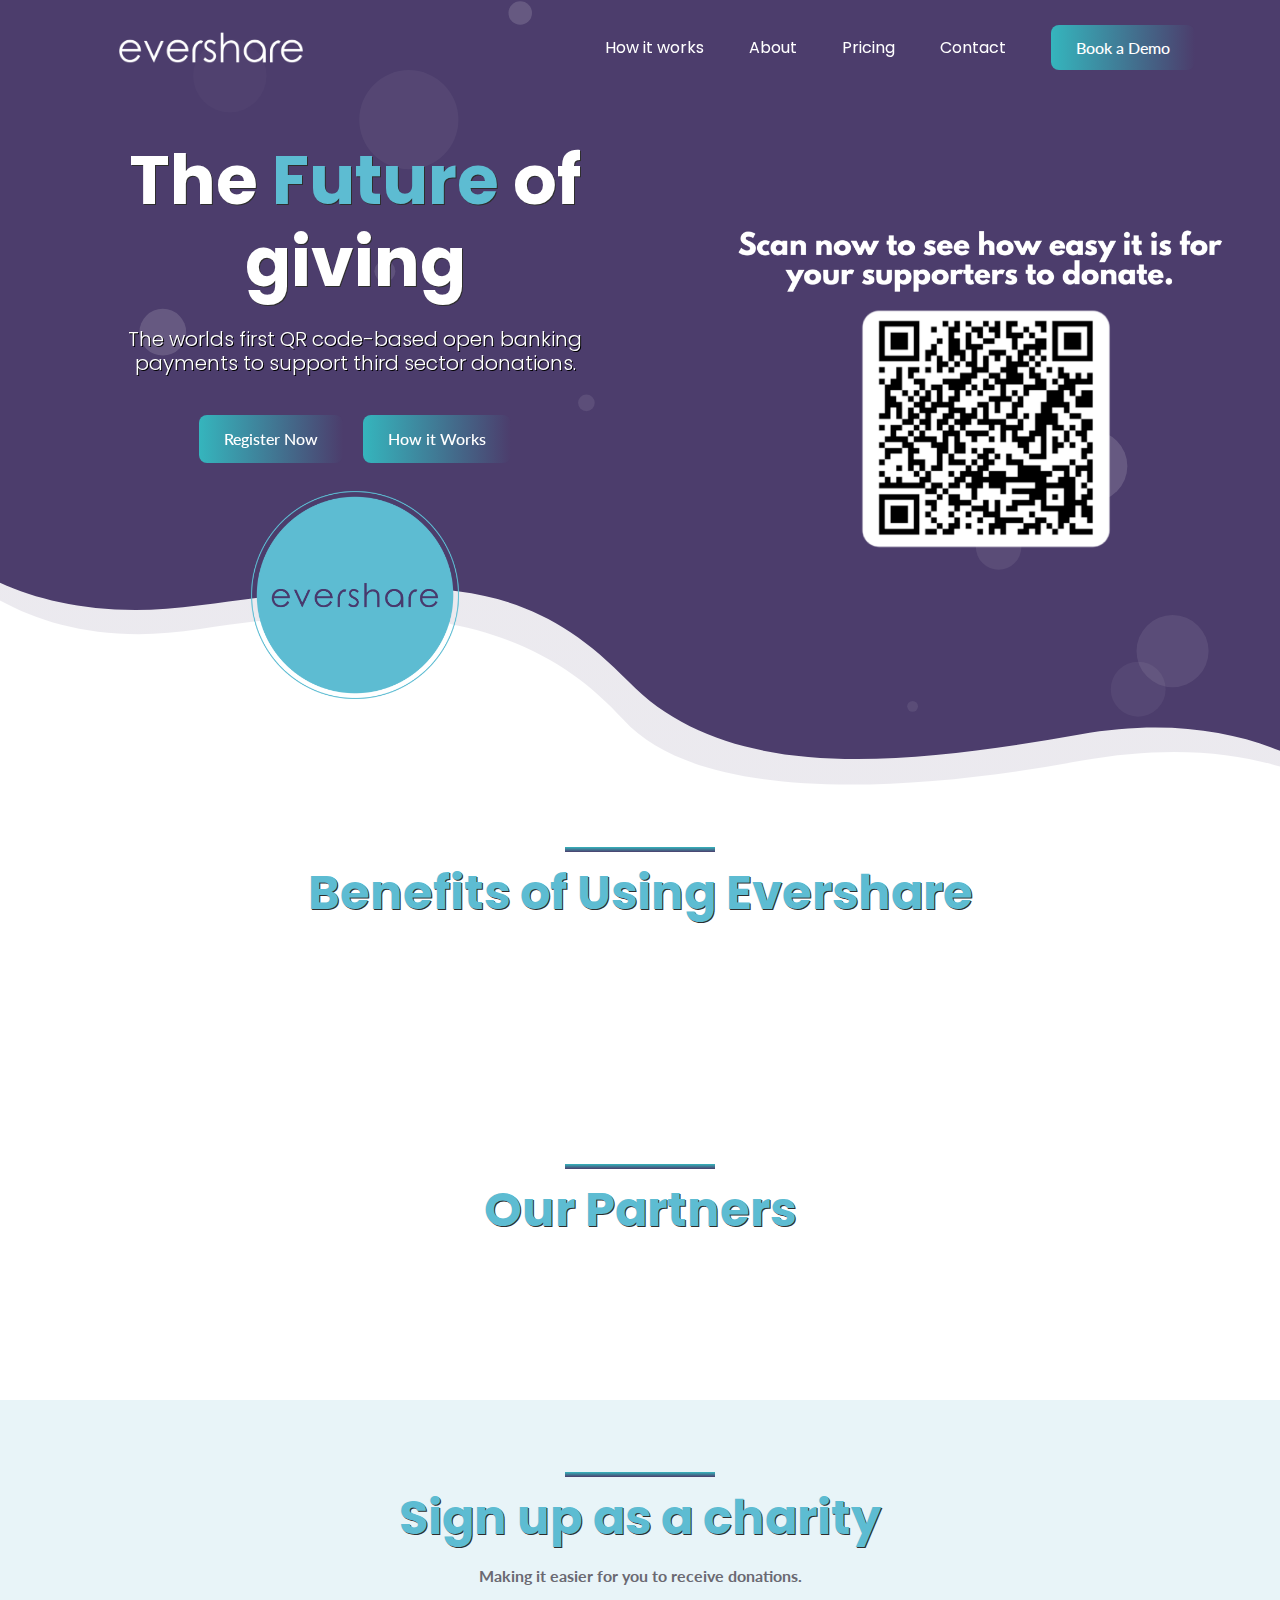
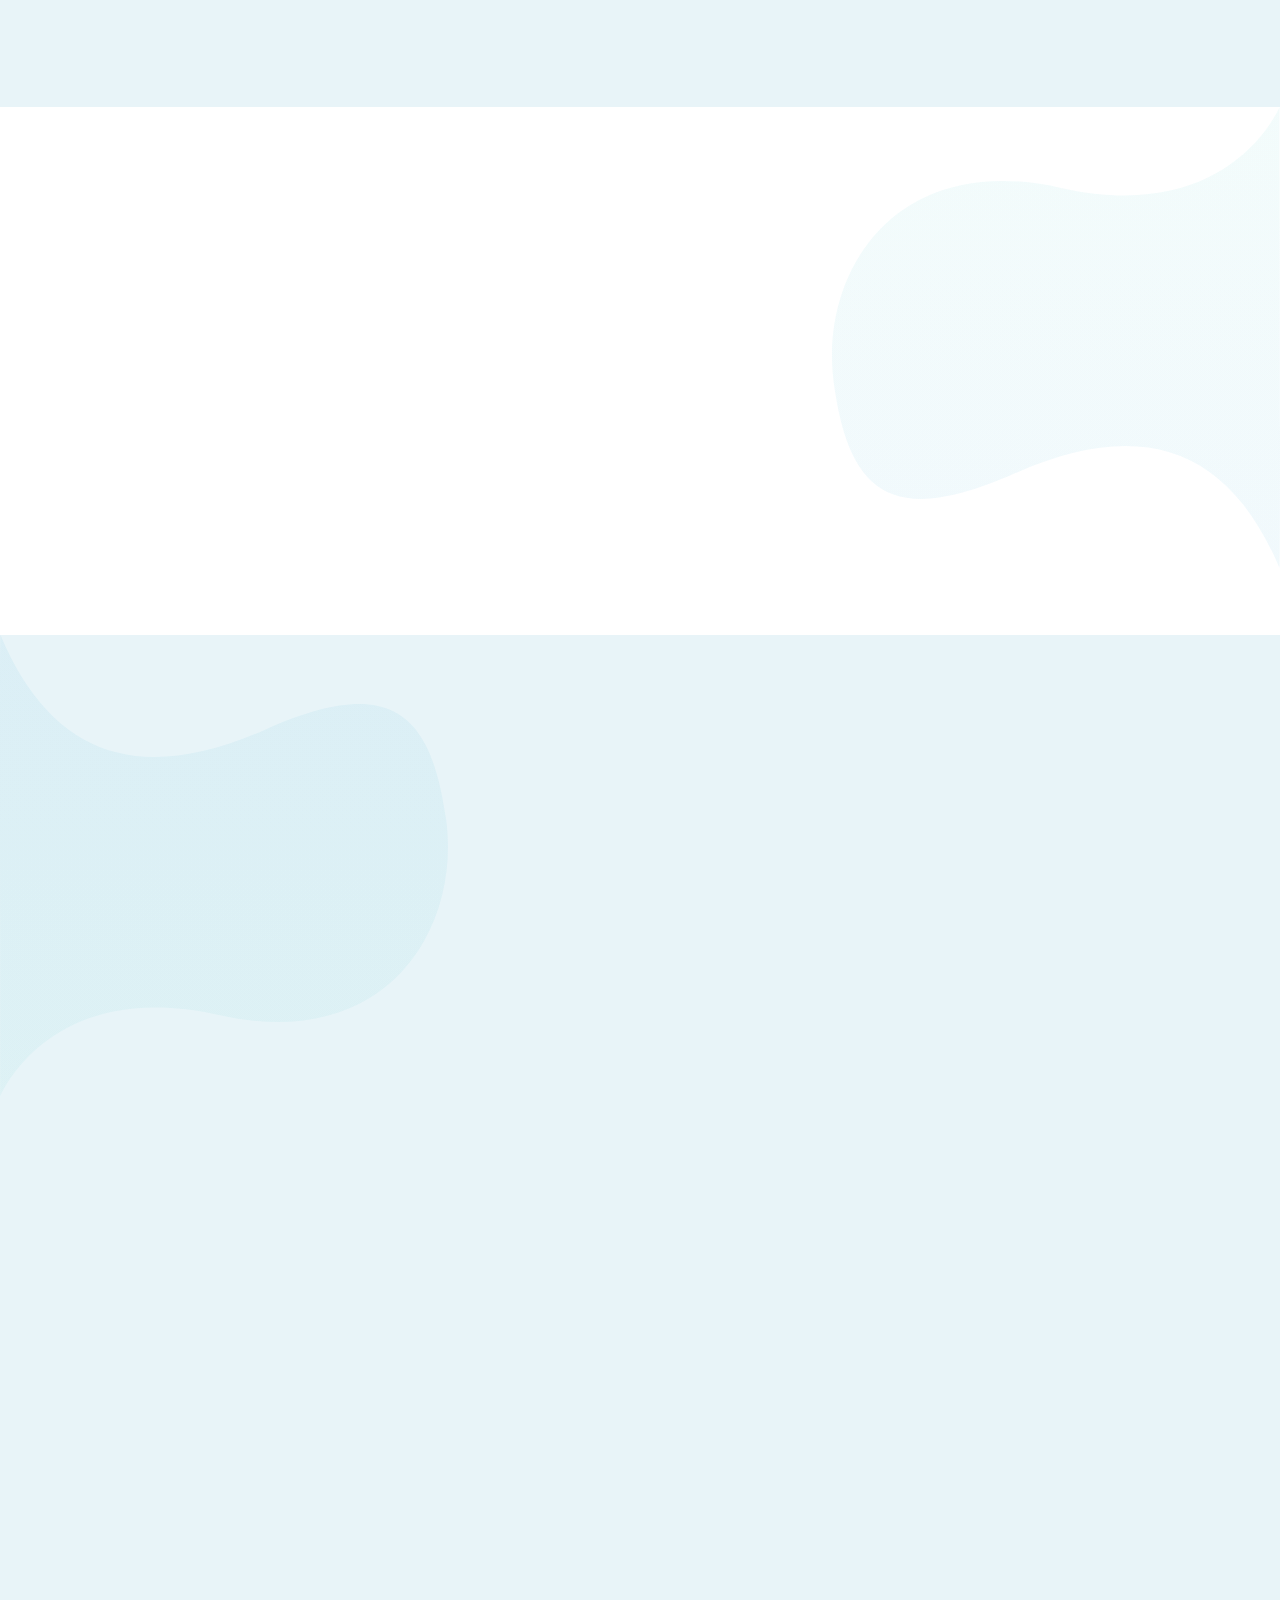
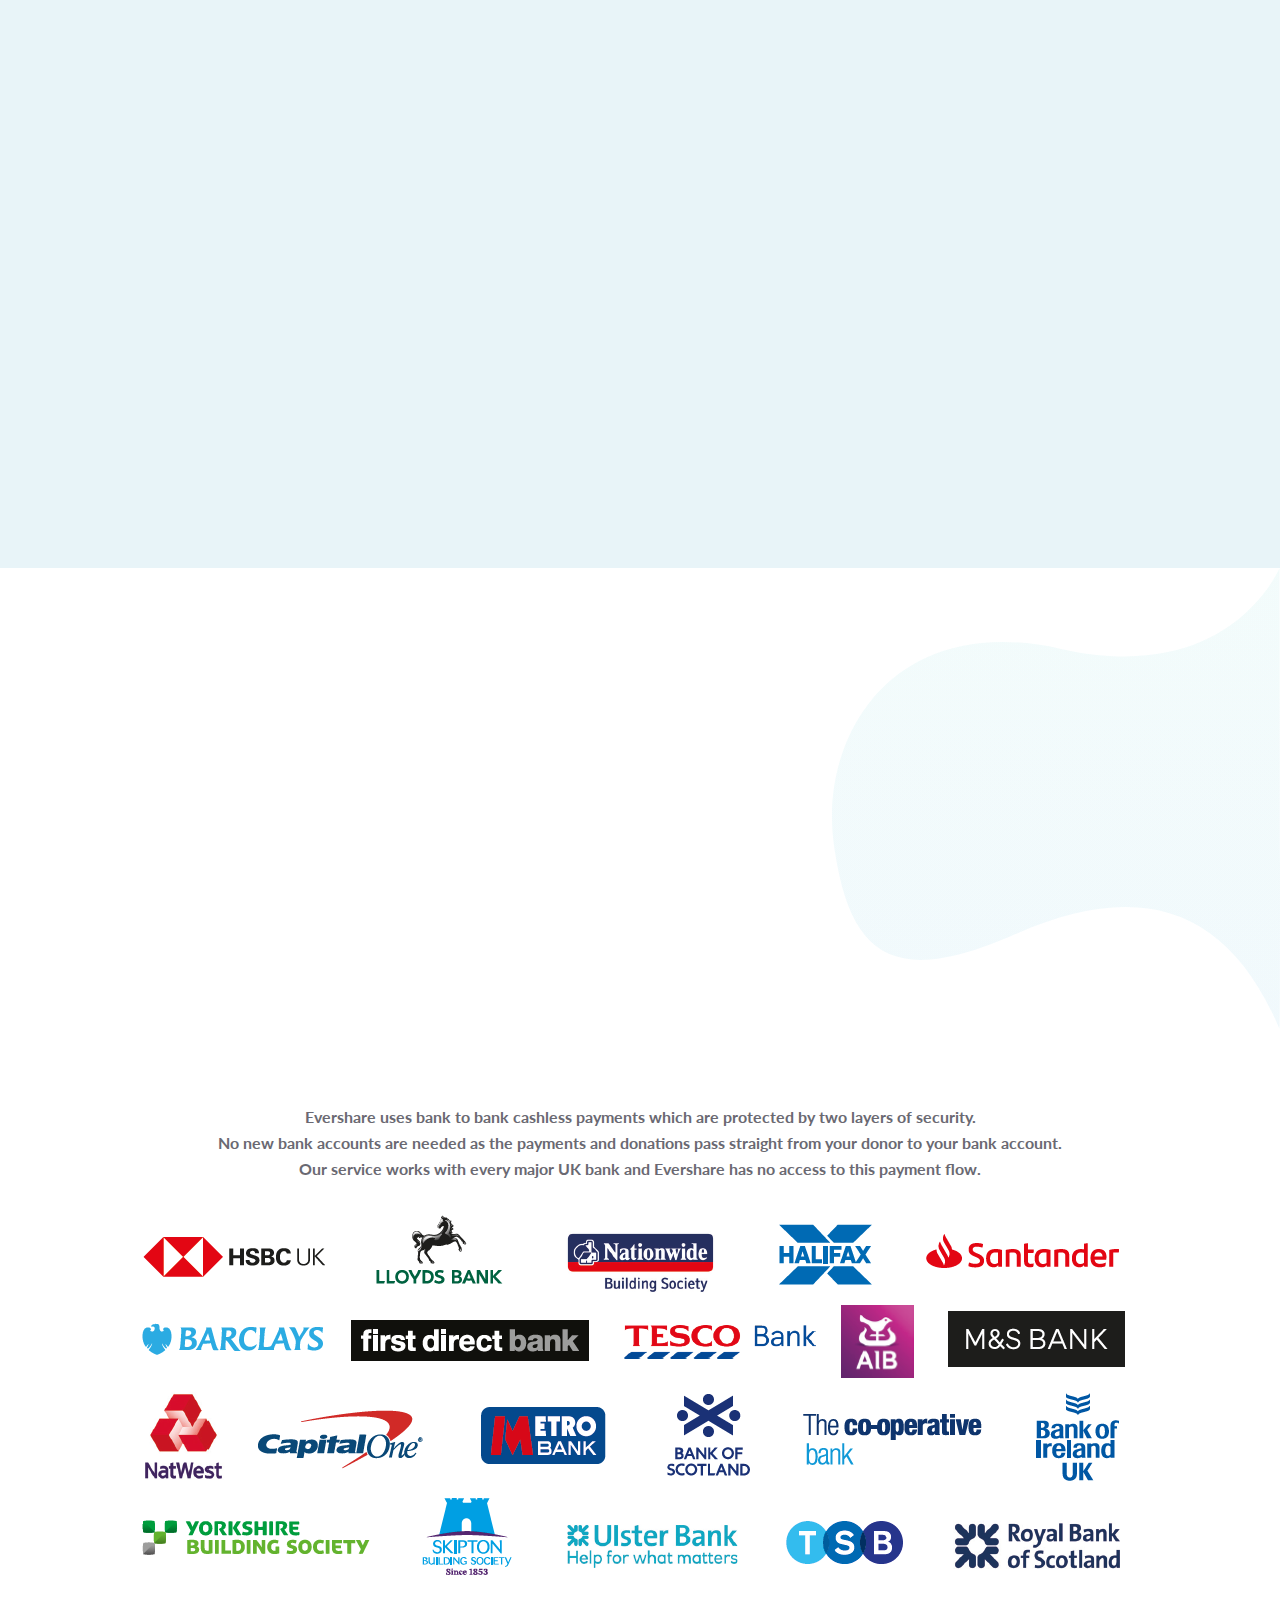
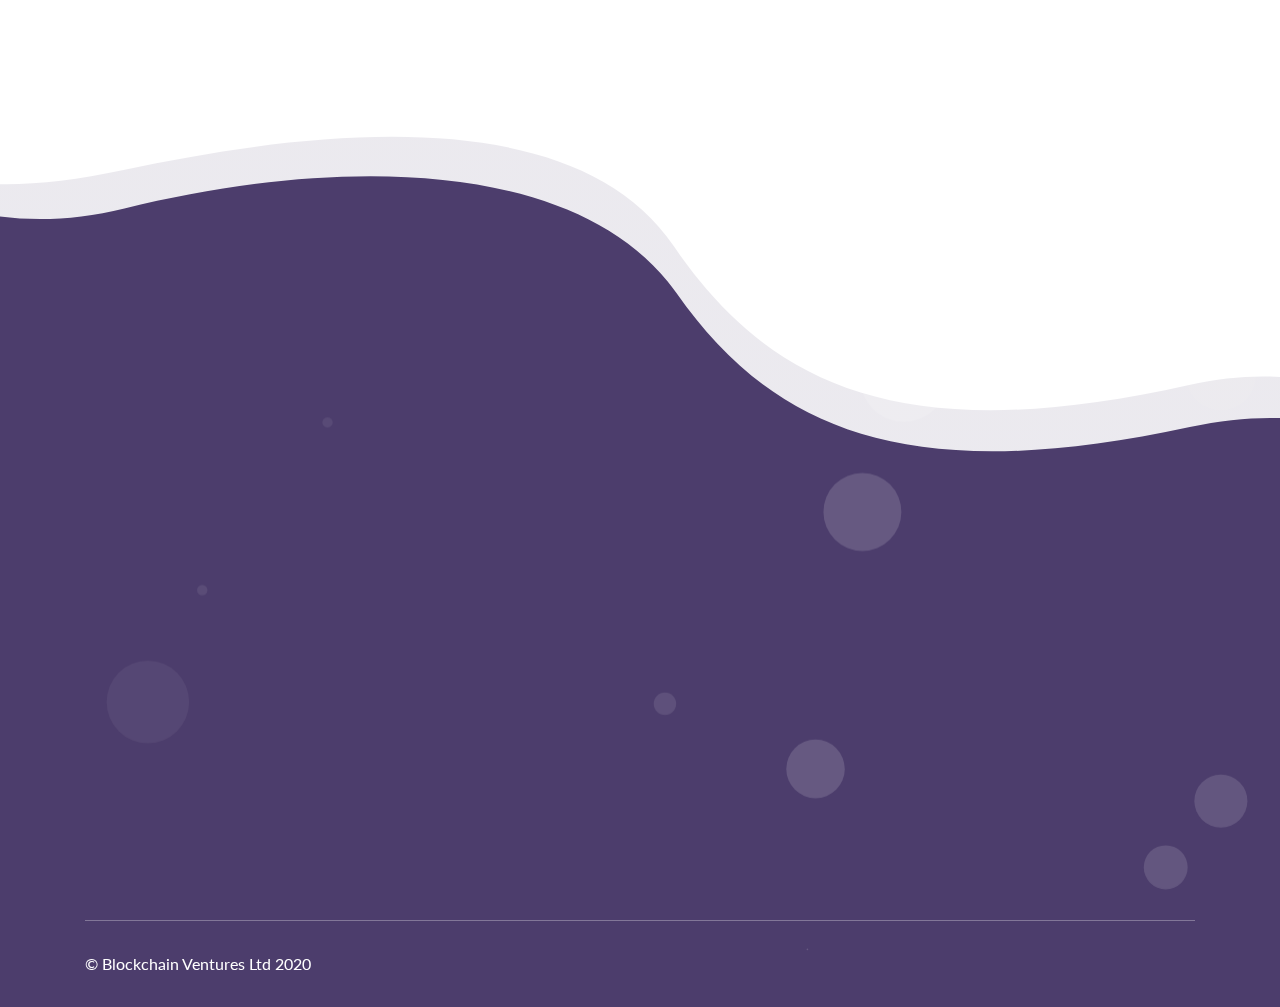
<file: evershare_landing copy/index.html>
<!doctype html>
<html class="no-js" lang="en">

<head>
    <meta charset="utf-8">
    
    <!--====== Title ======-->
    <title>Evershare - Landing Page</title>
    
    <meta name="description" content="">
    <meta name="viewport" content="width=device-width, initial-scale=1">

    <!--====== Favicon Icon ======-->
    <link rel="shortcut icon" href="assets/images/favicon.png" type="image/png">
        
    <!--====== Animate CSS ======-->
    <link rel="stylesheet" href="assets/css/animate.css">
                
    <!--====== Line Icons CSS ======-->
    <link rel="stylesheet" href="assets/css/LineIcons.2.0.css">
        
    <!--====== Bootstrap CSS ======-->
    <link rel="stylesheet" href="assets/css/bootstrap-4.5.0.min.css">
    
    <!--====== Default CSS ======-->
    <link rel="stylesheet" href="assets/css/default.css">
    
    <!--====== Style CSS ======-->
    <link rel="stylesheet" href="assets/css/style.css">
    
</head>

<body>
     
   
    <script src="https://apps.elfsight.com/p/platform.js" defer></script>
<div class="elfsight-app-3004b9fd-b8cb-4b23-8a0d-a30d1d07eef8"></div>
    <!--====== PRELOADER PART START ======-->

    <div class="preloader">
        <div class="loader">
            <div class="ytp-spinner">
                <div class="ytp-spinner-container">
                    <div class="ytp-spinner-rotator">
                        <div class="ytp-spinner-left">
                            <div class="ytp-spinner-circle"></div>
                        </div>
                        <div class="ytp-spinner-right">
                            <div class="ytp-spinner-circle"></div>
                        </div>
                    </div>
                </div>
            </div>
        </div>
    </div>

    <!--====== PRELOADER PART ENDS ======-->
    
    <!--====== HEADER PART START ======-->
    
    <header class="header-area">
        <div class="navbar-area">
            <div class="container">
                <div class="row">
                    <div class="col-lg-12">
                        <nav class="navbar navbar-expand-lg">
                            <a class="navbar-brand" href="index.html">
                                <img src="assets/images/logo3.png" height="50%" width="50%" alt="Logo">
                            </a>
                            <button class="navbar-toggler" type="button" data-toggle="collapse" data-target="#navbarSupportedContent" aria-controls="navbarSupportedContent" aria-expanded="false" aria-label="Toggle navigation">
                                <span class="toggler-icon"></span>
                                <span class="toggler-icon"></span>
                                <span class="toggler-icon"></span>
                            </button>

                            <div class="collapse navbar-collapse sub-menu-bar" id="navbarSupportedContent">
                                <ul id="nav" class="navbar-nav ml-auto">
                                    
                                    <li class="nav-item">
                                        <a class="page-scroll" href="#about">How&nbsp;it&nbsp;works</a>
                                    </li>
                                    <li class="nav-item">
                                        <a class="page-scroll" href="#about">About</a>
                                    </li>
                                   
                                    <li class="nav-item">
                                        <a class="page-scroll" href="#action">Pricing</a>
                                    </li>
                                    <li class="nav-item">
                                        <a class="page-scroll" href="contact.html">Contact</a>
                                    </li>
                                </ul>
                            </div> <!-- navbar collapse -->
                            
                            <div class="navbar-btn d-none d-sm-inline-block">
                               
                                
                                <button type="button" class="main-btn" data-scroll-nav="0" data-toggle="modal" data-target="#exampleModal">
  Book a Demo
</button>
                            </div>
                        </nav> <!-- navbar -->
                    </div>
                </div> <!-- row -->
            </div> <!-- container -->
        </div> <!-- navbar area -->
        
        
        
        
        <!-- Button trigger modal -->


<!-- Modal -->
<div class="modal fade" id="exampleModal" tabindex="-1" role="dialog" aria-labelledby="exampleModalLabel" aria-hidden="true">
  <div class="modal-dialog" role="document">
    <div class="modal-content">
      <div class="modal-header">
       
        <button type="button" class="close" data-dismiss="modal" aria-label="Close">
          <span aria-hidden="true">&times;</span>
        </button>
      </div>
      <div class="modal-body">
               
<iframe src="https://www.cognitoforms.com/f/ZP8XsnQ4606q7hufFjtCow?id=10" style="position:relative;width:1px;min-width:100%;*width:100%;" frameborder="0" scrolling="yes" seamless="seamless" height="459" width="100%"></iframe>

         
      </div>
      <div class="modal-footer">
        <button type="button"  class="main-btn" data-dismiss="modal">Close</button>
        
      </div>
    </div>
  </div>
</div>
        
        <div id="home" class="header-hero bg_cover" style="background-image: url(assets/images/banner-bg.svg)">
            <div class="container">
                <div class="row justify-content-center">
                    <div class="col-lg-6">
                        <div class="header-hero-content text-center">
                            <font color="black"><h2 class="header-title wow fadeInUp" data-wow-duration="1.3s" data-wow-delay="0.2s">The <font color="#5dbcd2">Future</font> of giving</h2><br>
                            <h4 class="header-sub-title wow fadeInUp" data-wow-duration="1.3s" data-wow-delay="0.5s"><font color="#fff">The worlds first QR code-based open banking payments to support third sector donations.</font></h4>
                           
                            <a href="#register" class="main-btn wow fadeInUp" data-wow-duration="1.3s" data-wow-delay="1.1s">Register Now</a> &nbsp;  &nbsp; <a href="#about" class="main-btn wow fadeInUp" data-wow-duration="1.3s" data-wow-delay="1.1s">How it Works</a></font><br><br>
                            <img src="assets/images/eversharelogo.png" width="40%" height="40%" align="center" />
                        </div> <!-- header hero content -->
                    </div>
                     <div class="col-lg-6"><br><br><br><br><br><br><br>
                        <div class="header-hero-image text-center wow fadeIn" data-wow-duration="1.3s" data-wow-delay="1.4s">
                            <img src="assets/images/header-hero.png" alt="hero">
                        </div> <!-- header hero image -->
                    </div>
                </div> <!-- row -->
                <div class="row">
                   <br><br><br><br><br><br>
                </div> <!-- row -->
            </div> <!-- container -->
            <div id="particles-1" class="particles"></div>
        </div> <!-- header hero -->
        
        
    </header>
    
    <!--====== HEADER PART ENDS ======-->
    
    <!--====== BRAMD PART START ======-->
    
    <div class="brand-area ">
        <div class="container">
            <div class="row" align="center" >
               
               
                <div class="col-lg-12">
                    
                     <div class="section-title" align="center">
                            <div class="line" align="center"></div>
                            <h3 class="title" align="center">Benefits of Using Evershare</h3>
                        </div> <!-- section title --><br><br>
                    
                    
                    
                     <h2 class="text wow fadeInUp" data-wow-duration="1.3s" data-wow-delay="0.8s" align="center"><strong><font color="#2E2E2E">No Credit/Debit Card Fees | No Card Readers <br> No Set Up Fee | Instant bank-to-bank Payment | Ultra Low-Cost</font></strong></h2><br><br><br>
                    
                    <div class="section-title" align="center">
                            <div class="line" align="center"></div>
                            <h3 class="title" align="center">Our Partners</h3>
                        </div> <!-- section title -->
                    <div class="brand-logo d-flex align-items-center justify-content-center justify-content-md-between">
                        <div class="mt-30 wow fadeIn" data-wow-duration="1s" data-wow-delay="0.2s">
                            <a href="https://www.gov.uk/government/organisations/innovate-uk"><img src="assets/images/innovate.png" alt="brand"></a>
                        </div> <!-- single logo -->
                        <div class="mt-30 wow fadeIn" data-wow-duration="1.5s" data-wow-delay="0.2s">
                           <a href="https://www.fundraisingregulator.org.uk/"> <img src="assets/images/fr.png" alt="brand"></a>
                        </div> <!-- single logo -->
                        <div class="mt-30 wow fadeIn" data-wow-duration="1.5s" data-wow-delay="0.3s">
                            <a href="https://www.ibm.com/uk-en"><img src="assets/images/ibm.png" alt="brand"></a>
                        </div> <!-- single logo -->
                        <div class="mt-30 wow fadeIn" data-wow-duration="1.5s" data-wow-delay="0.4s">
                            <a href="https://www.moneyhub.com/"><img src="assets/images/moneyhub.png" alt="brand"></a>
                        </div> <!-- single logo -->
                       
                    </div> <!-- brand logo -->
                </div>
            </div>   <!-- row -->
        </div> <!-- container -->
    </div>
    
    <!--====== BRAMD PART ENDS ======-->
    
     <!--====== BRAMD PART START ======-->
    <br><br>
    <div class="brand-area2 ">
        <div class="container">
            <div class="row" >
                <div class="col-lg-2" align="center">
                    
                </div>
                <div id="register"></div>
                <div class="col-lg-8" ><br><br><br>
                     <div class="section-title" align="center">
                            <div class="line" align="center"></div>
                            <h3 class="title" align="center">Sign up as a charity</h3><br>
                        </div> <!-- section title -->
                        <p class="text" align="center"><strong>Making it easier for you to receive donations.</strong></p><br><br>
                   <div class="cognito">
<script src="https://www.cognitoforms.com/s/ZP8XsnQ4606q7hufFjtCow"></script>
<script>Cognito.load("forms", { id: "9" });</script>
</div>
                </div>
                <div class="col-lg-2" align="center">
                    
                </div>
            </div>   <!-- row -->
        </div> <!-- container -->
    </div>
    
    <!--====== BRAMD PART ENDS ======-->
    
    
    
    <!--====== ABOUT PART START ======-->
    
    <section id="about" class="about-area pt-70">
        <div class="container">
            <div class="row">
                <div class="col-lg-6">
                    <div class="about-content mt-50 wow fadeInLeftBig" data-wow-duration="1s" data-wow-delay="0.5s">
                        <div class="section-title">
                            <div class="line"></div>
                            <h3 class="title">Add QR code <span>to marketing materials</span></h3>
                        </div> <!-- section title -->
                        <p class="text">Add your unique QR to cards, menus, banners, flyers, making it super simple for your donors to scan and make a donation. Integrate our QRs into your marketing materials and start collecting cashless donations straight away.</p>
                        <a href="contact.html" class="main-btn">Contact</a>
                    </div> <!-- about content -->
                </div>
                <div class="col-lg-6">
                    <div class="about-image text-center mt-50 wow fadeInRightBig" data-wow-duration="1s" data-wow-delay="0.5s">
                        <img src="assets/images/test.png" alt="about">
                    </div> <!-- about image -->
                </div>
            </div> <!-- row -->
        </div> <!-- container -->
        <div class="about-shape-1">
            <img src="assets/images/about-shape-1.svg" alt="shape">
        </div>
    </section><br><br>
    
    <!--====== ABOUT PART ENDS ======-->
    
    <!--====== ABOUT PART START ======-->
    <div id="action"></div>
    <section class="about-area2 pt-70">
        <div class="about-shape-2">
            <img src="assets/images/about-shape-2.svg" alt="shape">
        </div>
        <div class="container">
            <div class="row">
                <div class="col-lg-4 order-lg-last">
                    <div class="about-content mt-50 wow fadeInLeftBig" data-wow-duration="1s" data-wow-delay="0.5s">
                       
                      
                       
                    </div> <!-- about content -->
                </div>
                <div class="col-lg-12 order-lg-first">
                     <div  align="center" class="about-image text-center mt-50 wow fadeInRightBig" data-wow-duration="1s" data-wow-delay="0.5s">
                          <div class="section-title" align="center">
                            <div class="line" align="center"></div>
                            <h3 class="title"><span>How do we </span>compare </h3><br>
                        </div> <!-- section title -->
                        <img src="assets/images/comp3.png" alt="about">
                         
                          <img src="assets/images/comp4.png" alt="about"><br>
                         
                         
                           <p class="text"><h3 class="title">So how much will it cost you? </h3>  <br><br>Evershare enables ultra low cost donations from your supporters. According to the Charities Aid Foundation YouGov poll, the average donation in 2020 was £25. <br><br>
With Stripe, that donation would cost you 57p. Visa would cost 46p and Paypal it would be 55p per average donation <br><br><strong>With Evershare a £25 donation would only cost 17.5p – making us the lowest cost cashless payment provider in the UK</strong><br>
                            
                            
       <font color="red">If you took 1000 average payments that would mean a saving of almost £400 compared to Stripe!</font>

                            
                            
</p>
                    </div> <!-- about image -->
                </div>
            </div> <!-- row -->
        </div> <!-- container -->
    </section>

    <!--====== ABOUT PART START ======-->
    
    <section class="about-area pt-70">
        <div class="container">
            <div class="row">
                <div class="col-lg-6">
                    <div class="about-content mt-50 wow fadeInLeftBig" data-wow-duration="1s" data-wow-delay="0.5s">
                        <div class="section-title">
                            <div class="line"></div>
                            <h3 class="title"><span>Your own</span> donor page</h3>
                        </div> <!-- section title -->
                        <p class="text">&bull; Simple set up of your donations request page<br>
&bull; This will control what your donors see when they scan the QR <br>
&bull; Track your Donations in real time<br>
&bull; See how and where your donors react to your marketing campaigns</p>
                        <a href="contact.html" class="main-btn">Contact</a>
                    </div> <!-- about content -->
                </div>
                <div class="col-lg-6">
                    <div class="about-image text-center mt-50 wow fadeInRightBig" data-wow-duration="1s" data-wow-delay="0.5s">
                        <img src="assets/images/smartmockups_kg1gsyeo.png"  alt="about">
                    </div> <!-- about image -->
                </div>
            </div> <!-- row -->
        </div> <!-- container -->
        <div class="about-shape-1">
            <img src="assets/images/about-shape-1.svg" alt="shape">
        </div>
    </section>
    
    <!--====== ABOUT PART ENDS ======-->

    
    <!--====== ABOUT PART ENDS ======-->
    
    <!--====== VIDEO COUNTER PART START ======-->
    
    
    
    <!--====== VIDEO COUNTER PART ENDS ======-->
    
<br>
   
   <br><br>
    <div class="col-lg-12" align="center"> <p><strong>Evershare uses bank to bank cashless payments which are protected by two layers of security.<br>

 

No new bank accounts are needed as the payments and donations pass straight from your donor to your bank account.
<br>
 

Our service works with every major UK bank and Evershare has no access to this payment flow.</strong></p><img src="assets/images/Bank-logos-footer-final.png" /></div>
    
 
   
   

    
    <!--====== FOOTER PART START ======-->
    
    <footer id="footer" class="footer-area pt-120">
        <div class="container">
            <div class="subscribe-area wow fadeIn" data-wow-duration="1s" data-wow-delay="0.5s">
                <div class="row">
                    <div class="col-lg-6">
                        <div class="subscribe-content mt-45">
                            <h2 class="subscribe-title">Subscribe now <span>to get regular updates</span></h2>
                        </div>
                    </div>
                    <div class="col-lg-6">
                        <div class="subscribe-form mt-50">
                            <form action="#">
                                <input type="text" placeholder="Enter email">
                                <button class="main-btn">Subscribe</button>
                            </form>
                        </div>
                    </div>
                 </div> <!-- row -->
            </div> <!-- subscribe area -->
            <div class="footer-widget pb-100">
                <div class="row">
                    <div class="col-lg-4 col-md-6 col-sm-8">
                        <div class="footer-about mt-50 wow fadeIn" data-wow-duration="1s" data-wow-delay="0.2s">
                            <a class="logo" href="#">
                                <img src="assets/images/logo3.png" alt="logo">
                            </a>
                            <p class="text">Rapidly expand and engage your audience with digital badges embedded within your donors websites.</p>
                            <img src="assets/images/frlogo.png" />
                        </div> <!-- footer about -->
                    </div>
                    <div class="col-lg-5 col-md-7 col-sm-7">
                        <div class="footer-link d-flex mt-50 justify-content-md-between">
                            <div class="link-wrapper wow fadeIn" data-wow-duration="1s" data-wow-delay="0.4s">
                                <div class="footer-title">
                                    <h4 class="title">Quick Links</h4>
                                </div>
                                <ul class="link">
                                   
                                    <li><a href="Evershare_Privacy_Policy_October_2020.pdf">Privacy Policy</a></li>
                                    
                                    <li><a href="#">Terms of Service</a></li>
                                    <li><a href="#">Pricing</a></li>
                                </ul>
                            </div> <!-- footer wrapper -->
                            <div class="link-wrapper wow fadeIn" data-wow-duration="1s" data-wow-delay="0.6s">
                                <div class="footer-title">
                                    <h4 class="title">Resources</h4>
                                </div>
                                <ul class="link">
                                    <li><a href="#index">Home</a></li>
                                    <li><a href="#about">About</a></li>
                                    <li><a href="#about">How it works?</a></li>
                                    <li><a href="contact.html">Contact</a></li>
                                   
                                </ul>
                            </div> <!-- footer wrapper -->
                        </div> <!-- footer link -->
                    </div>
                    <div class="col-lg-3 col-md-5 col-sm-5">
                        <div class="footer-contact mt-50 wow fadeIn" data-wow-duration="1s" data-wow-delay="0.8s">
                            <div class="footer-title">
                                <h4 class="title">Contact Us</h4>
                            </div>
                            <ul class="contact">
                                
                                <li>admin@evershare.io</li>
                                <li>Innovation Centre<br>
Broad Quay,<br>
Bath,  <br>
United Kingdom</li>
                            </ul>
                        </div> <!-- footer contact -->
                    </div>
                </div> <!-- row -->
            </div> <!-- footer widget -->
            <div class="footer-copyright">
                <div class="row">
                    <div class="col-lg-12">
                        <div class="copyright d-sm-flex justify-content-between">
                            <div class="copyright-content">
                                <p class="text">&copy; Blockchain Ventures Ltd 2020</p>
                            </div> <!-- copyright content -->
                        </div> <!-- copyright -->
                    </div>
                </div> <!-- row -->
            </div> <!-- footer copyright -->
        </div> <!-- container -->
        <div id="particles-2"></div>
    </footer>
    
    <!--====== FOOTER PART ENDS ======-->
    
    <!--====== BACK TOP TOP PART START ======-->

    <a href="#" class="back-to-top"><i class="lni lni-chevron-up"></i></a>

    <!--====== BACK TOP TOP PART ENDS ======-->   
    
    <!--====== PART START ======-->
    
<!--
    <section class="">
        <div class="container">
            <div class="row">
                <div class="col-lg-"></div>
            </div>
        </div>
    </section>
-->
    
    <!--====== PART ENDS ======-->




    <!--====== Jquery js ======-->
    <script src="assets/js/vendor/jquery-3.5.1-min.js"></script>
    <script src="assets/js/vendor/modernizr-3.7.1.min.js"></script>
    
    <!--====== Bootstrap js ======-->
    <script src="assets/js/popper.min.js"></script>
    <script src="assets/js/bootstrap-4.5.0.min.js"></script>
    
    <!--====== Plugins js ======-->
    <script src="assets/js/plugins.js"></script>
    
    <!--====== Counter Up js ======-->
    <script src="assets/js/waypoints.min.js"></script>
    <script src="assets/js/jquery.counterup.min.js"></script>
    

    
    <!--====== Scrolling Nav js ======-->
    <script src="assets/js/jquery.easing.min.js"></script>
    <script src="assets/js/scrolling-nav.js"></script>
    
    <!--====== wow js ======-->
    <script src="assets/js/wow.min.js"></script>
    
    <!--====== Particles js ======-->
    <script src="assets/js/particles.min.js"></script>
    
    <!--====== Main js ======-->
    <script src="assets/js/main.js"></script>
    
</body>

</html>
</file>
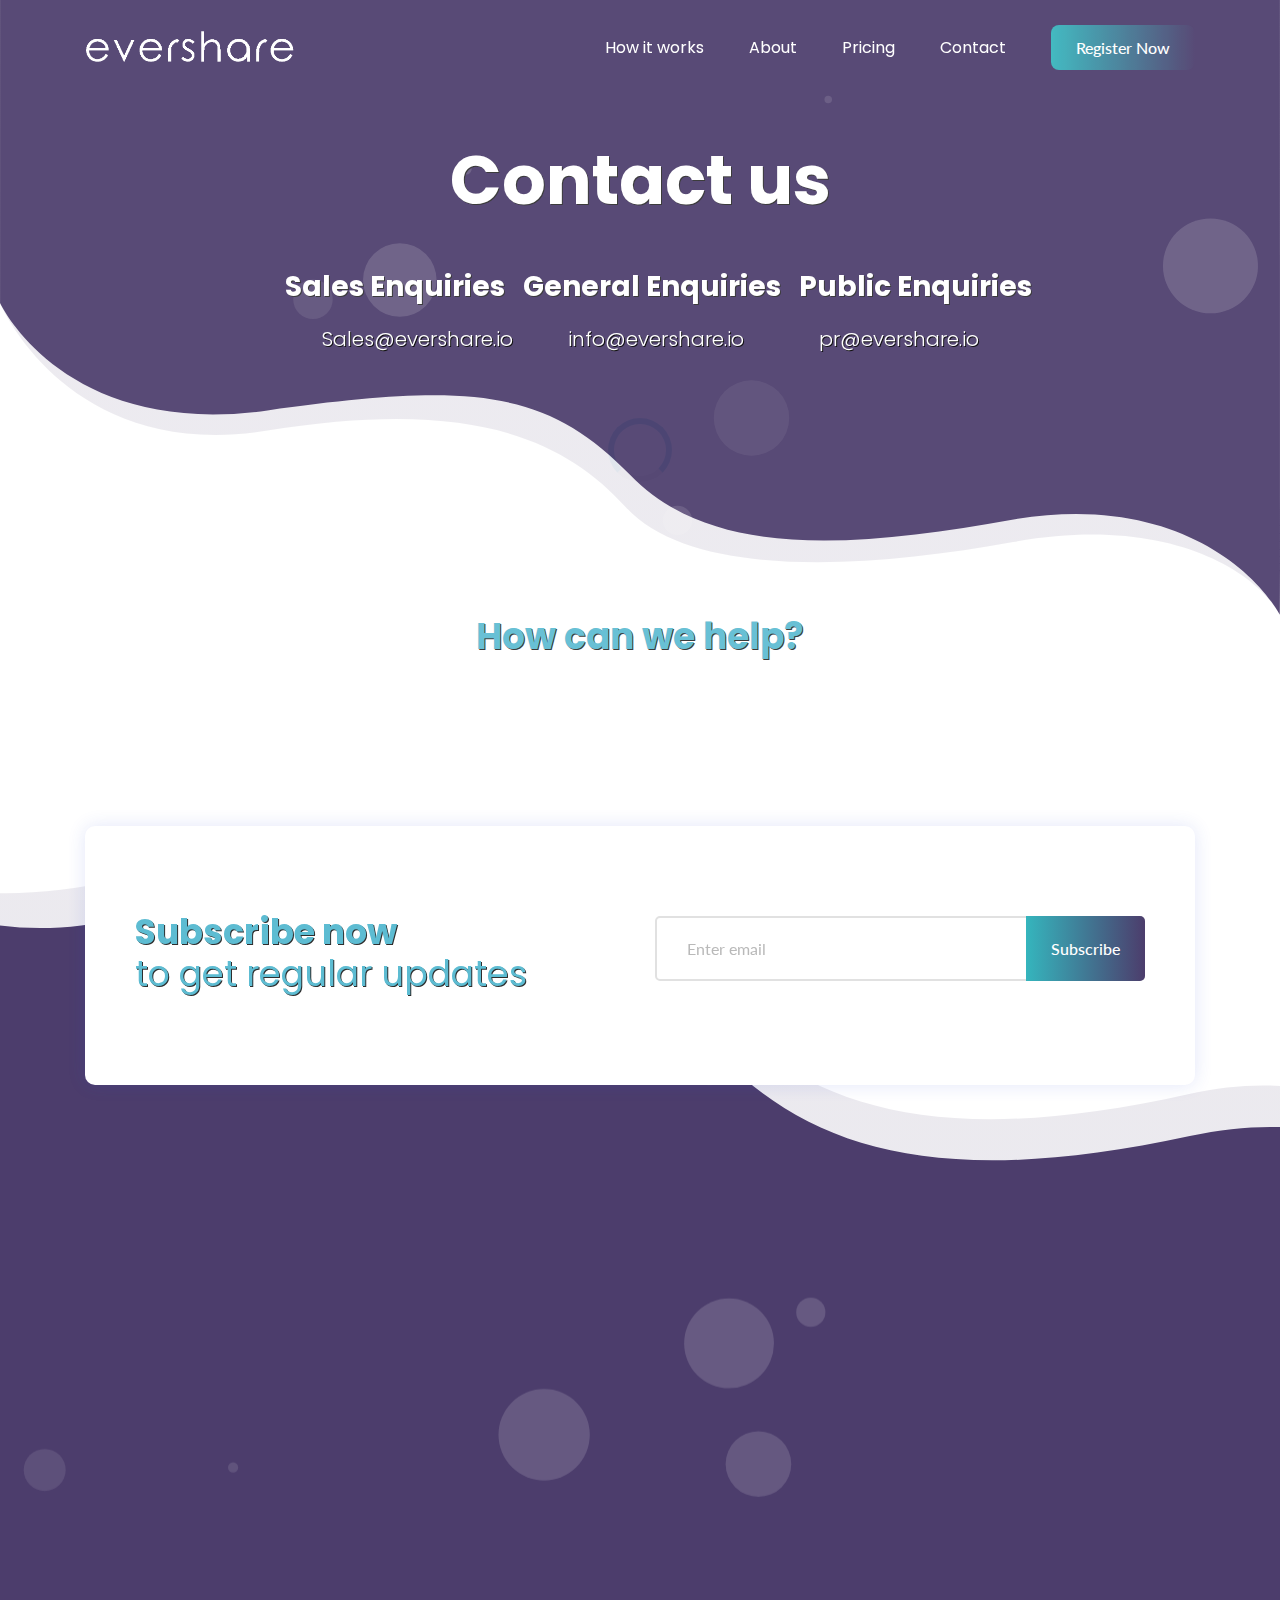
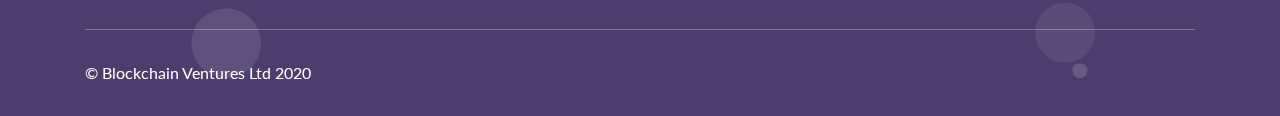
<file: evershare_landing copy/contact.html>
<!doctype html>
<html class="no-js" lang="en">

<head>
    <meta charset="utf-8">
    
    <!--====== Title ======-->
    <title>Evershare - Landing Page</title>
    
    <meta name="description" content="">
    <meta name="viewport" content="width=device-width, initial-scale=1">

    <!--====== Favicon Icon ======-->
    <link rel="shortcut icon" href="assets/images/favicon.png" type="image/png">
        
    <!--====== Animate CSS ======-->
    <link rel="stylesheet" href="assets/css/animate.css">
                
    <!--====== Line Icons CSS ======-->
    <link rel="stylesheet" href="assets/css/LineIcons.2.0.css">
        
    <!--====== Bootstrap CSS ======-->
    <link rel="stylesheet" href="assets/css/bootstrap-4.5.0.min.css">
    
    <!--====== Default CSS ======-->
    <link rel="stylesheet" href="assets/css/default.css">
    
    <!--====== Style CSS ======-->
    <link rel="stylesheet" href="assets/css/style.css">
    
</head>

<body>
     
  
   
    <!--====== PRELOADER PART START ======-->

    <div class="preloader">
        <div class="loader">
            <div class="ytp-spinner">
                <div class="ytp-spinner-container">
                    <div class="ytp-spinner-rotator">
                        <div class="ytp-spinner-left">
                            <div class="ytp-spinner-circle"></div>
                        </div>
                        <div class="ytp-spinner-right">
                            <div class="ytp-spinner-circle"></div>
                        </div>
                    </div>
                </div>
            </div>
        </div>
    </div>

    <!--====== PRELOADER PART ENDS ======-->
    
    <!--====== HEADER PART START ======-->
    
    <header class="header-area">
        <div class="navbar-area">
            <div class="container">
                <div class="row">
                    <div class="col-lg-12">
                        <nav class="navbar navbar-expand-lg">
                            <a class="navbar-brand" href="index.html">
                                <img src="assets/images/logo.png" height="50%" width="50%" alt="Logo">
                            </a>
                            <button class="navbar-toggler" type="button" data-toggle="collapse" data-target="#navbarSupportedContent" aria-controls="navbarSupportedContent" aria-expanded="false" aria-label="Toggle navigation">
                                <span class="toggler-icon"></span>
                                <span class="toggler-icon"></span>
                                <span class="toggler-icon"></span>
                            </button>

                            <div class="collapse navbar-collapse sub-menu-bar" id="navbarSupportedContent">
                                <ul id="nav" class="navbar-nav ml-auto">
                                    
                                    <li class="nav-item">
                                        <a class="page-scroll" href="#about">How&nbsp;it&nbsp;works</a>
                                    </li>
                                    <li class="nav-item">
                                        <a class="page-scroll" href="#about">About</a>
                                    </li>
                                   
                                    <li class="nav-item">
                                        <a class="page-scroll" href="#action">Pricing</a>
                                    </li>
                                    <li class="nav-item">
                                        <a class="page-scroll" href="#register">Contact</a>
                                    </li>
                                </ul>
                            </div> <!-- navbar collapse -->
                            
                            <div class="navbar-btn d-none d-sm-inline-block">
                                <a class="main-btn" data-scroll-nav="0" href="#register" rel="nofollow">Register Now</a>
                            </div>
                        </nav> <!-- navbar -->
                    </div>
                </div> <!-- row -->
            </div> <!-- container -->
        </div> <!-- navbar area -->
        
        <div id="home" class="header-hero bg_cover" style="background-image: url(assets/images/banner-bg.svg)">
            <div class="container">
                <div class="row justify-content-center">
                    <div class="col-lg-12">
                        <div class="header-hero-content text-center">
                            <font color="black"><h2 class="header-title wow fadeInUp" data-wow-duration="1.3s" data-wow-delay="0.2s">Contact us </h2><br><br>
                           
                           </font>
                            
                             <div class="col-lg-12">
                                 
                                  <h3 class="wow fadeInUp" data-wow-duration="1.3s" data-wow-delay="0.2s"><font color="#fff">&nbsp; &nbsp; &nbsp; Sales Enquiries &nbsp;  General Enquiries  &nbsp; Public Enquiries</font></h3>
                                 <br>
                                 <h4 class="header-sub-title wow fadeInUp" data-wow-duration="1.3s" data-wow-delay="0.5s"><font color="#fff"> &nbsp; &nbsp; Sales@evershare.io &nbsp; &nbsp; &nbsp; &nbsp; &nbsp;   info@evershare.io   &nbsp; &nbsp; &nbsp; &nbsp; &nbsp; &nbsp; &nbsp; pr@evershare.io<br><br> </font></h4>    <br>  <div class="line" align="center"></div> <br></div>
                            
                         
                   
                            
                          
                            
                            <br><br><br><br><br>
                        </div> <!-- header hero content -->
                        
                        
                        
                        
                    </div>
                    
                   
                    
                </div> <!-- row -->
                <div class="row">
                   <br><br><br>
                </div> <!-- row -->
            </div> <!-- container -->
            <div id="particles-1" class="particles"></div>
        </div> <!-- header hero -->
    </header>
      <h2 class="header-title wow fadeInUp" align="center" data-wow-duration="1.3s" data-wow-delay="0.2s">How can we help? </h2><br><br>
                            
                            
                            <div class="cognito">
<script src="https://www.cognitoforms.com/s/ZP8XsnQ4606q7hufFjtCow"></script>
<script>Cognito.load("forms", { id: "11" });</script>
</div>
    <!--====== HEADER PART ENDS ======-->
    
   <footer id="footer" class="footer-area pt-120">
        <div class="container">
            <div class="subscribe-area wow fadeIn" data-wow-duration="1s" data-wow-delay="0.5s">
                <div class="row">
                    <div class="col-lg-6">
                        <div class="subscribe-content mt-45">
                            <h2 class="subscribe-title">Subscribe now <span>to get regular updates</span></h2>
                        </div>
                    </div>
                    <div class="col-lg-6">
                        <div class="subscribe-form mt-50">
                            <form action="#">
                                <input type="text" placeholder="Enter email">
                                <button class="main-btn">Subscribe</button>
                            </form>
                        </div>
                    </div>
                 </div> <!-- row -->
            </div> <!-- subscribe area -->
            <div class="footer-widget pb-100">
                <div class="row">
                    <div class="col-lg-4 col-md-6 col-sm-8">
                        <div class="footer-about mt-50 wow fadeIn" data-wow-duration="1s" data-wow-delay="0.2s">
                            <a class="logo" href="#">
                                <img src="assets/images/logo3.png" alt="logo">
                            </a>
                            <p class="text">Rapidly expand and engage your audience with digital badges embedded within your donors websites.</p>
                            <img src="assets/images/frlogo.png" />
                        </div> <!-- footer about -->
                    </div>
                    <div class="col-lg-5 col-md-7 col-sm-7">
                        <div class="footer-link d-flex mt-50 justify-content-md-between">
                            <div class="link-wrapper wow fadeIn" data-wow-duration="1s" data-wow-delay="0.4s">
                                <div class="footer-title">
                                    <h4 class="title">Quick Links</h4>
                                </div>
                                <ul class="link">
                                   
                                    <li><a href="Evershare_Privacy_Policy_October_2020.pdf">Privacy Policy</a></li>
                                    
                                    <li><a href="#">Terms of Service</a></li>
                                    <li><a href="#">Pricing</a></li>
                                </ul>
                            </div> <!-- footer wrapper -->
                            <div class="link-wrapper wow fadeIn" data-wow-duration="1s" data-wow-delay="0.6s">
                                <div class="footer-title">
                                    <h4 class="title">Resources</h4>
                                </div>
                                <ul class="link">
                                    <li><a href="#index">Home</a></li>
                                    <li><a href="#about">About</a></li>
                                    <li><a href="#about">How it works?</a></li>
                                    <li><a href="contact.html">Contact</a></li>
                                   
                                </ul>
                            </div> <!-- footer wrapper -->
                        </div> <!-- footer link -->
                    </div>
                    <div class="col-lg-3 col-md-5 col-sm-5">
                        <div class="footer-contact mt-50 wow fadeIn" data-wow-duration="1s" data-wow-delay="0.8s">
                            <div class="footer-title">
                                <h4 class="title">Contact Us</h4>
                            </div>
                            <ul class="contact">
                                
                                <li>admin@evershare.io</li>
                                <li>Innovation Centre<br>
Broad Quay,<br>
Bath,  <br>
United Kingdom</li>
                            </ul>
                        </div> <!-- footer contact -->
                    </div>
                </div> <!-- row -->
            </div> <!-- footer widget -->
            <div class="footer-copyright">
                <div class="row">
                    <div class="col-lg-12">
                        <div class="copyright d-sm-flex justify-content-between">
                            <div class="copyright-content">
                                <p class="text">&copy; Blockchain Ventures Ltd 2020</p>
                            </div> <!-- copyright content -->
                        </div> <!-- copyright -->
                    </div>
                </div> <!-- row -->
            </div> <!-- footer copyright -->
        </div> <!-- container -->
        <div id="particles-2"></div>
    </footer>


    <!--====== Jquery js ======-->
    <script src="assets/js/vendor/jquery-3.5.1-min.js"></script>
    <script src="assets/js/vendor/modernizr-3.7.1.min.js"></script>
    
    <!--====== Bootstrap js ======-->
    <script src="assets/js/popper.min.js"></script>
    <script src="assets/js/bootstrap-4.5.0.min.js"></script>
    
    <!--====== Plugins js ======-->
    <script src="assets/js/plugins.js"></script>
    
    <!--====== Counter Up js ======-->
    <script src="assets/js/waypoints.min.js"></script>
    <script src="assets/js/jquery.counterup.min.js"></script>
    

    
    <!--====== Scrolling Nav js ======-->
    <script src="assets/js/jquery.easing.min.js"></script>
    <script src="assets/js/scrolling-nav.js"></script>
    
    <!--====== wow js ======-->
    <script src="assets/js/wow.min.js"></script>
    
    <!--====== Particles js ======-->
    <script src="assets/js/particles.min.js"></script>
    
    <!--====== Main js ======-->
    <script src="assets/js/main.js"></script>
    
</body>

</html>
</file>
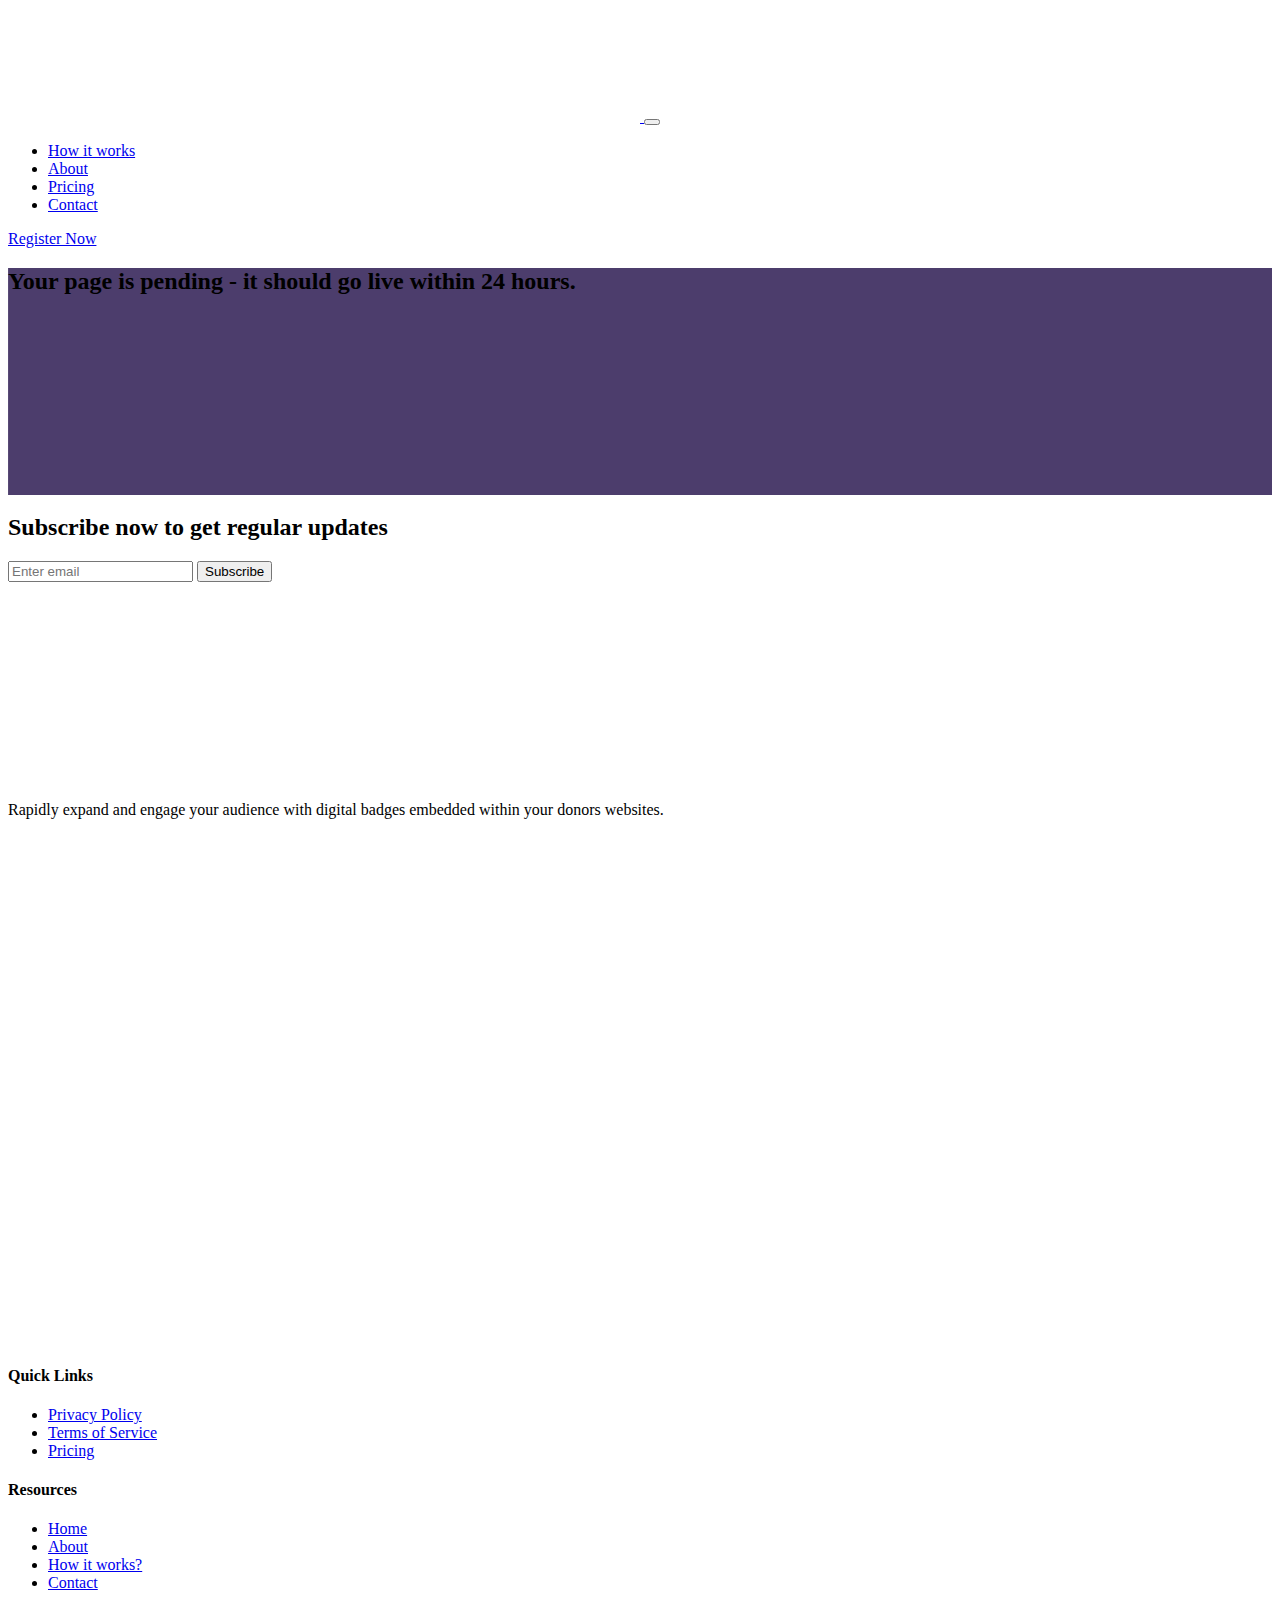
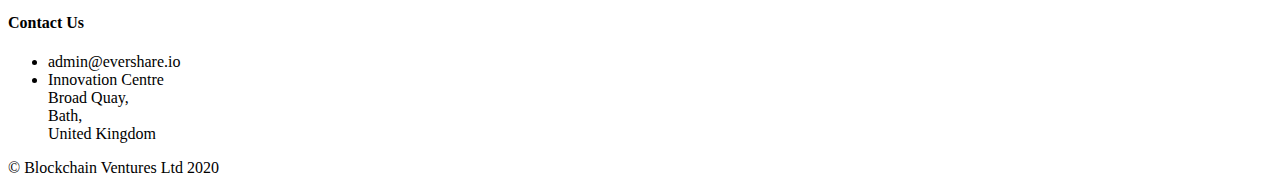
<file: evershare_landing copy/pending.html>
<!doctype html>
<html class="no-js" lang="en">

<head>
    <meta charset="utf-8">
    
    <!--====== Title ======-->
    <title>Evershare - Landing Page</title>
    
    <meta name="description" content="">
    <meta name="viewport" content="width=device-width, initial-scale=1">

    <!--====== Favicon Icon ======-->
    <link rel="shortcut icon" href="https://staging.benjohns.co.uk/evershare_landing_page3/assets/images/favicon.png" type="image/png">
        
    <!--====== Animate CSS ======-->
    <link rel="stylesheet" href="https://staging.benjohns.co.uk/evershare_landing_page3/assets/css/animate.css">
                
    <!--====== Line Icons CSS ======-->
    <link rel="stylesheet" href="https://staging.benjohns.co.uk/evershare_landing_page3/assets/css/LineIcons.2.0.css">
        
    <!--====== Bootstrap CSS ======-->
    <link rel="stylesheet" href="https://staging.benjohns.co.uk/evershare_landing_page3/assets/css/bootstrap-4.5.0.min.css">
    
    <!--====== Default CSS ======-->
    <link rel="stylesheet" href="https://staging.benjohns.co.uk/evershare_landing_page3/assets/css/default.css">
    
    <!--====== Style CSS ======-->
    <link rel="stylesheet" href="https://staging.benjohns.co.uk/evershare_landing_page3/assets/css/style.css">
    
</head>

<body>
     
  
   
    <!--====== PRELOADER PART START ======-->

    <div class="preloader">
        <div class="loader">
            <div class="ytp-spinner">
                <div class="ytp-spinner-container">
                    <div class="ytp-spinner-rotator">
                        <div class="ytp-spinner-left">
                            <div class="ytp-spinner-circle"></div>
                        </div>
                        <div class="ytp-spinner-right">
                            <div class="ytp-spinner-circle"></div>
                        </div>
                    </div>
                </div>
            </div>
        </div>
    </div>

    <!--====== PRELOADER PART ENDS ======-->
    
    <!--====== HEADER PART START ======-->
    
    <header class="header-area">
        <div class="navbar-area">
            <div class="container">
                <div class="row">
                    <div class="col-lg-12">
                        <nav class="navbar navbar-expand-lg">
                            <a class="navbar-brand" href="index.html">
                                <img src="assets/images/logo.png" height="50%" width="50%" alt="Logo">
                            </a>
                            <button class="navbar-toggler" type="button" data-toggle="collapse" data-target="#navbarSupportedContent" aria-controls="navbarSupportedContent" aria-expanded="false" aria-label="Toggle navigation">
                                <span class="toggler-icon"></span>
                                <span class="toggler-icon"></span>
                                <span class="toggler-icon"></span>
                            </button>

                            <div class="collapse navbar-collapse sub-menu-bar" id="navbarSupportedContent">
                                <ul id="nav" class="navbar-nav ml-auto">
                                    
                                    <li class="nav-item">
                                        <a class="page-scroll" href="#about">How&nbsp;it&nbsp;works</a>
                                    </li>
                                    <li class="nav-item">
                                        <a class="page-scroll" href="#about">About</a>
                                    </li>
                                   
                                    <li class="nav-item">
                                        <a class="page-scroll" href="#action">Pricing</a>
                                    </li>
                                    <li class="nav-item">
                                        <a class="page-scroll" href="#register">Contact</a>
                                    </li>
                                </ul>
                            </div> <!-- navbar collapse -->
                            
                            <div class="navbar-btn d-none d-sm-inline-block">
                                <a class="main-btn" data-scroll-nav="0" href="#register" rel="nofollow">Register Now</a>
                            </div>
                        </nav> <!-- navbar -->
                    </div>
                </div> <!-- row -->
            </div> <!-- container -->
        </div> <!-- navbar area -->
        
        <div id="home" class="header-hero bg_cover" style="background-image: url(assets/images/banner-bg.svg)">
            <div class="container">
                <div class="row justify-content-center">
                    <div class="col-lg-12">
                        <div class="header-hero-content text-center">
                            <font color="black"><h2 class="header-title wow fadeInUp" data-wow-duration="1.3s" data-wow-delay="0.2s">Your page is pending - it should go live within 24 hours.</h2><br><br>
                           
                           </font>
                            
                            
                            
                         
                   
                            
                          
                            
                            <br><br><br><br><br>
                        </div> <!-- header hero content -->
                        
                        
                        
                        
                    </div>
                    
                   
                    
                </div> <!-- row -->
                <div class="row">
                   <br><br><br>
                </div> <!-- row -->
            </div> <!-- container -->
            <div id="particles-1" class="particles"></div>
        </div> <!-- header hero -->
    </header>
     
   
    
   <footer id="footer" class="footer-area pt-120">
        <div class="container">
            <div class="subscribe-area wow fadeIn" data-wow-duration="1s" data-wow-delay="0.5s">
                <div class="row">
                    <div class="col-lg-6">
                        <div class="subscribe-content mt-45">
                            <h2 class="subscribe-title">Subscribe now <span>to get regular updates</span></h2>
                        </div>
                    </div>
                    <div class="col-lg-6">
                        <div class="subscribe-form mt-50">
                            <form action="#">
                                <input type="text" placeholder="Enter email">
                                <button class="main-btn">Subscribe</button>
                            </form>
                        </div>
                    </div>
                 </div> <!-- row -->
            </div> <!-- subscribe area -->
            <div class="footer-widget pb-100">
                <div class="row">
                    <div class="col-lg-4 col-md-6 col-sm-8">
                        <div class="footer-about mt-50 wow fadeIn" data-wow-duration="1s" data-wow-delay="0.2s">
                            <a class="logo" href="#">
                                <img src="assets/images/logo3.png" alt="logo">
                            </a>
                            <p class="text">Rapidly expand and engage your audience with digital badges embedded within your donors websites.</p>
                            <img src="assets/images/frlogo.png" />
                        </div> <!-- footer about -->
                    </div>
                    <div class="col-lg-5 col-md-7 col-sm-7">
                        <div class="footer-link d-flex mt-50 justify-content-md-between">
                            <div class="link-wrapper wow fadeIn" data-wow-duration="1s" data-wow-delay="0.4s">
                                <div class="footer-title">
                                    <h4 class="title">Quick Links</h4>
                                </div>
                                <ul class="link">
                                   
                                    <li><a href="Evershare_Privacy_Policy_October_2020.pdf">Privacy Policy</a></li>
                                    
                                    <li><a href="#">Terms of Service</a></li>
                                    <li><a href="#">Pricing</a></li>
                                </ul>
                            </div> <!-- footer wrapper -->
                            <div class="link-wrapper wow fadeIn" data-wow-duration="1s" data-wow-delay="0.6s">
                                <div class="footer-title">
                                    <h4 class="title">Resources</h4>
                                </div>
                                <ul class="link">
                                    <li><a href="#index">Home</a></li>
                                    <li><a href="#about">About</a></li>
                                    <li><a href="#about">How it works?</a></li>
                                    <li><a href="contact.html">Contact</a></li>
                                   
                                </ul>
                            </div> <!-- footer wrapper -->
                        </div> <!-- footer link -->
                    </div>
                    <div class="col-lg-3 col-md-5 col-sm-5">
                        <div class="footer-contact mt-50 wow fadeIn" data-wow-duration="1s" data-wow-delay="0.8s">
                            <div class="footer-title">
                                <h4 class="title">Contact Us</h4>
                            </div>
                            <ul class="contact">
                                
                                <li>admin@evershare.io</li>
                                <li>Innovation Centre<br>
Broad Quay,<br>
Bath,  <br>
United Kingdom</li>
                            </ul>
                        </div> <!-- footer contact -->
                    </div>
                </div> <!-- row -->
            </div> <!-- footer widget -->
            <div class="footer-copyright">
                <div class="row">
                    <div class="col-lg-12">
                        <div class="copyright d-sm-flex justify-content-between">
                            <div class="copyright-content">
                                <p class="text">&copy; Blockchain Ventures Ltd 2020</p>
                            </div> <!-- copyright content -->
                        </div> <!-- copyright -->
                    </div>
                </div> <!-- row -->
            </div> <!-- footer copyright -->
        </div> <!-- container -->
        <div id="particles-2"></div>
    </footer>


   
    <!--====== Jquery js ======-->
    <script src="https://staging.benjohns.co.uk/evershare_landing_page3/assets/js/vendor/jquery-3.5.1-min.js"></script>
    <script src="https://staging.benjohns.co.uk/evershare_landing_page3/assets/js/vendor/modernizr-3.7.1.min.js"></script>
    
    <!--====== Bootstrap js ======-->
    <script src="https://staging.benjohns.co.uk/evershare_landing_page3/assets/js/popper.min.js"></script>
    <script src="https://staging.benjohns.co.uk/evershare_landing_page3/assets/js/bootstrap-4.5.0.min.js"></script>
    
    <!--====== Plugins js ======-->
    <script src="https://staging.benjohns.co.uk/evershare_landing_page3/assets/js/plugins.js"></script>
    
    <!--====== Counter Up js ======-->
    <script src="https://staging.benjohns.co.uk/evershare_landing_page3/assets/js/waypoints.min.js"></script>
    <script src="https://staging.benjohns.co.uk/evershare_landing_page3/assets/js/jquery.counterup.min.js"></script>
    

    
    <!--====== Scrolling Nav js ======-->
    <script src="https://staging.benjohns.co.uk/evershare_landing_page3/assets/js/jquery.easing.min.js"></script>
    <script src="https://staging.benjohns.co.uk/evershare_landing_page3/assets/js/scrolling-nav.js"></script>
    
    <!--====== wow js ======-->
    <script src="https://staging.benjohns.co.uk/evershare_landing_page3/assets/js/wow.min.js"></script>
    
    <!--====== Particles js ======-->
    <script src="https://staging.benjohns.co.uk/evershare_landing_page3/assets/js/particles.min.js"></script>
    
    <!--====== Main js ======-->
    <script src="https://staging.benjohns.co.uk/evershare_landing_page3/assets/js/main.js"></script>
    
    
</body>

</html>
</file>
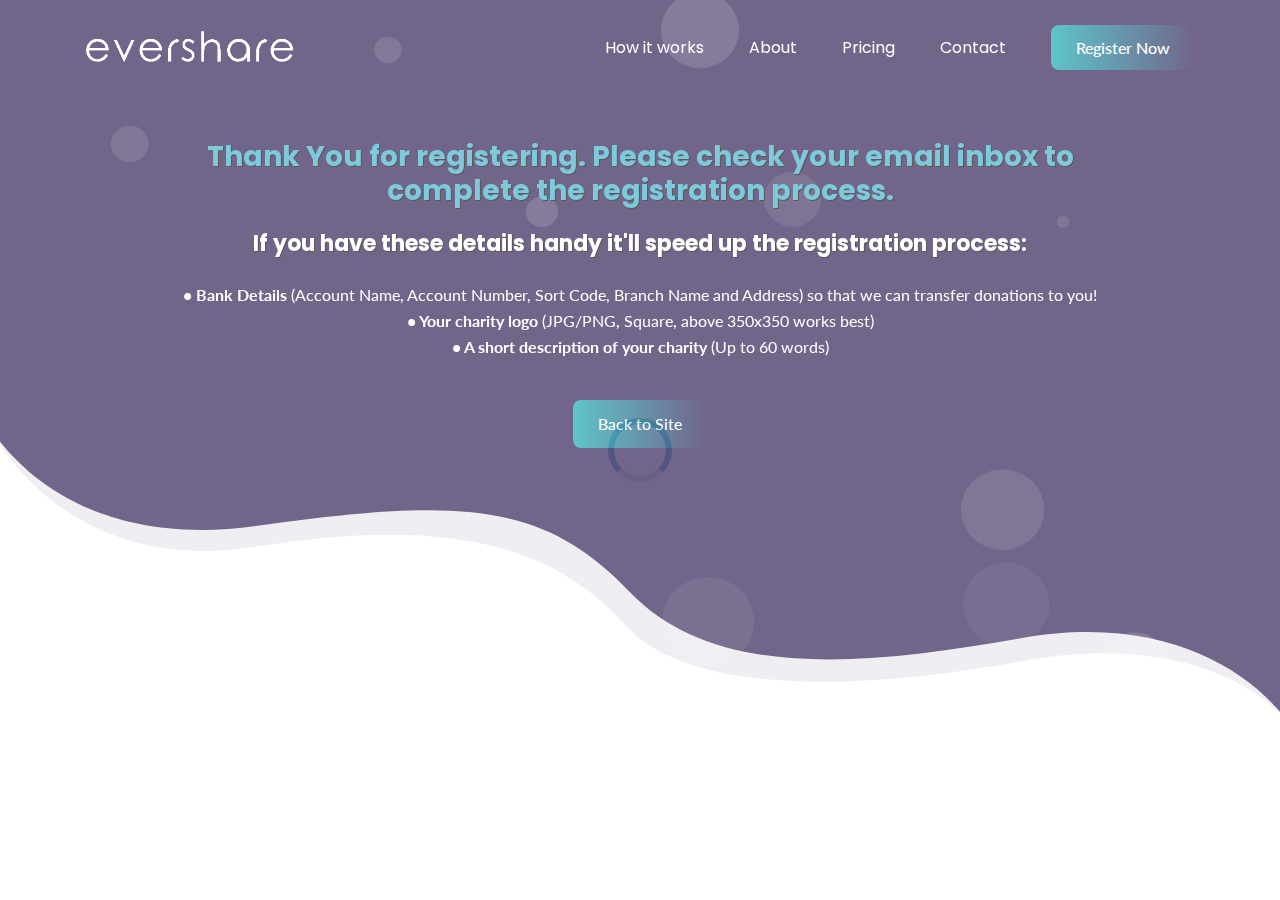
<file: evershare_landing copy/thankyou.html>
<!doctype html>
<html class="no-js" lang="en">

<head>
    <meta charset="utf-8">
    
    <!--====== Title ======-->
    <title>Evershare - Landing Page</title>
    
    <meta name="description" content="">
    <meta name="viewport" content="width=device-width, initial-scale=1">

    <!--====== Favicon Icon ======-->
    <link rel="shortcut icon" href="assets/images/favicon.png" type="image/png">
        
    <!--====== Animate CSS ======-->
    <link rel="stylesheet" href="assets/css/animate.css">
                
    <!--====== Line Icons CSS ======-->
    <link rel="stylesheet" href="assets/css/LineIcons.2.0.css">
        
    <!--====== Bootstrap CSS ======-->
    <link rel="stylesheet" href="assets/css/bootstrap-4.5.0.min.css">
    
    <!--====== Default CSS ======-->
    <link rel="stylesheet" href="assets/css/default.css">
    
    <!--====== Style CSS ======-->
    <link rel="stylesheet" href="assets/css/style.css">
    
</head>

<body>
     
  
   
    <!--====== PRELOADER PART START ======-->

    <div class="preloader">
        <div class="loader">
            <div class="ytp-spinner">
                <div class="ytp-spinner-container">
                    <div class="ytp-spinner-rotator">
                        <div class="ytp-spinner-left">
                            <div class="ytp-spinner-circle"></div>
                        </div>
                        <div class="ytp-spinner-right">
                            <div class="ytp-spinner-circle"></div>
                        </div>
                    </div>
                </div>
            </div>
        </div>
    </div>

    <!--====== PRELOADER PART ENDS ======-->
    
    <!--====== HEADER PART START ======-->
    
    <header class="header-area">
        <div class="navbar-area">
            <div class="container">
                <div class="row">
                    <div class="col-lg-12">
                        <nav class="navbar navbar-expand-lg">
                            <a class="navbar-brand" href="index.html">
                                <img src="assets/images/logo.png" height="50%" width="50%" alt="Logo">
                            </a>
                            <button class="navbar-toggler" type="button" data-toggle="collapse" data-target="#navbarSupportedContent" aria-controls="navbarSupportedContent" aria-expanded="false" aria-label="Toggle navigation">
                                <span class="toggler-icon"></span>
                                <span class="toggler-icon"></span>
                                <span class="toggler-icon"></span>
                            </button>

                            <div class="collapse navbar-collapse sub-menu-bar" id="navbarSupportedContent">
                                <ul id="nav" class="navbar-nav ml-auto">
                                    
                                    <li class="nav-item">
                                        <a class="page-scroll" href="#about">How&nbsp;it&nbsp;works</a>
                                    </li>
                                    <li class="nav-item">
                                        <a class="page-scroll" href="#about">About</a>
                                    </li>
                                   
                                    <li class="nav-item">
                                        <a class="page-scroll" href="#action">Pricing</a>
                                    </li>
                                    <li class="nav-item">
                                        <a class="page-scroll" href="#register">Contact</a>
                                    </li>
                                </ul>
                            </div> <!-- navbar collapse -->
                            
                            <div class="navbar-btn d-none d-sm-inline-block">
                                <a class="main-btn" data-scroll-nav="0" href="#register" rel="nofollow">Register Now</a>
                            </div>
                        </nav> <!-- navbar -->
                    </div>
                </div> <!-- row -->
            </div> <!-- container -->
        </div> <!-- navbar area -->
        
        <div id="home" class="header-hero bg_cover" style="background-image: url(assets/images/banner-bg.svg)">
            <div class="container">
                <div class="row justify-content-center">
                    <div class="col-lg-10">
                        <div class="header-hero-content text-center">
                           
                                <h3>Thank You for registering. Please check your email inbox to complete the registration process.</h3><br>
                           <h4><font color="white">If you have these details handy it'll speed up the registration process:</font></h4><br>
                                <p><font color="white"><strong> &bull; Bank Details</strong> (Account Name, Account Number, Sort Code, Branch Name and Address) so that we can transfer donations to you!</font></p>
                                <p><font color="white"><strong> &bull; Your charity logo</strong> (JPG/PNG, Square, above 350x350 works best)</font></p>
                                <p><font color="white"><strong> &bull; A short description of your charity</strong> (Up to 60 words)</font></p>
                           
                            <a href="https://staging.benjohns.co.uk/evershare_landing_page3" class="main-btn wow fadeInUp" data-wow-duration="1.3s" data-wow-delay="1.1s">Back to Site</a> 
                        </div> <!-- header hero content -->
                    </div>
                   
                </div> <!-- row -->
                <div class="row">
                   <br><br><br><br><br><br><br><br><br><br><br><br>
                </div> <!-- row -->
            </div> <!-- container -->
            <div id="particles-1" class="particles"></div>
        </div> <!-- header hero -->
    </header>
    
    <!--====== HEADER PART ENDS ======-->
    
  


    <!--====== Jquery js ======-->
    <script src="assets/js/vendor/jquery-3.5.1-min.js"></script>
    <script src="assets/js/vendor/modernizr-3.7.1.min.js"></script>
    
    <!--====== Bootstrap js ======-->
    <script src="assets/js/popper.min.js"></script>
    <script src="assets/js/bootstrap-4.5.0.min.js"></script>
    
    <!--====== Plugins js ======-->
    <script src="assets/js/plugins.js"></script>
    
    <!--====== Counter Up js ======-->
    <script src="assets/js/waypoints.min.js"></script>
    <script src="assets/js/jquery.counterup.min.js"></script>
    

    
    <!--====== Scrolling Nav js ======-->
    <script src="assets/js/jquery.easing.min.js"></script>
    <script src="assets/js/scrolling-nav.js"></script>
    
    <!--====== wow js ======-->
    <script src="assets/js/wow.min.js"></script>
    
    <!--====== Particles js ======-->
    <script src="assets/js/particles.min.js"></script>
    
    <!--====== Main js ======-->
    <script src="assets/js/main.js"></script>
    
</body>

</html>
</file>
<file: evershare_landing copy/assets/css/default.css>
/* Deafult Margin & Padding */
/*-- Margin Top --*/
.mt-5 {
	margin-top: 5px;
}
.mt-10 {
	margin-top: 10px;
}
.mt-15 {
	margin-top: 15px;
}
.mt-20 {
	margin-top: 20px;
}
.mt-25 {
	margin-top: 25px;
}
.mt-30 {
	margin-top: 30px;
}
.mt-35 {
	margin-top: 35px;
}
.mt-40 {
	margin-top: 40px;
}
.mt-45 {
	margin-top: 45px;
}
.mt-50 {
	margin-top: 50px;
}
.mt-55 {
	margin-top: 55px;
}
.mt-60 {
	margin-top: 60px;
}
.mt-65 {
	margin-top: 65px;
}
.mt-70 {
	margin-top: 70px;
}
.mt-75 {
	margin-top: 75px;
}
.mt-80 {
	margin-top: 80px;
}
.mt-85 {
	margin-top: 85px;
}
.mt-90 {
	margin-top: 90px;
}
.mt-95 {
	margin-top: 95px;
}
.mt-100 {
	margin-top: 100px;
}
.mt-105 {
	margin-top: 105px;
}
.mt-110 {
	margin-top: 110px;
}
.mt-115 {
	margin-top: 115px;
}
.mt-120 {
	margin-top: 120px;
}
.mt-125 {
	margin-top: 125px;
}
.mt-130 {
	margin-top: 130px;
}
.mt-135 {
	margin-top: 135px;
}
.mt-140 {
	margin-top: 140px;
}
.mt-145 {
	margin-top: 145px;
}
.mt-150 {
	margin-top: 150px;
}
.mt-155 {
	margin-top: 155px;
}
.mt-160 {
	margin-top: 160px;
}
.mt-165 {
	margin-top: 165px;
}
.mt-170 {
	margin-top: 170px;
}
.mt-175 {
	margin-top: 175px;
}
.mt-180 {
	margin-top: 180px;
}
.mt-185 {
	margin-top: 185px;
}
.mt-190 {
	margin-top: 190px;
}
.mt-195 {
	margin-top: 195px;
}
.mt-200 {
	margin-top: 200px;
}
/*-- Margin Bottom --*/

.mb-5 {
	margin-bottom: 5px;
}
.mb-10 {
	margin-bottom: 10px;
}
.mb-15 {
	margin-bottom: 15px;
}
.mb-20 {
	margin-bottom: 20px;
}
.mb-25 {
	margin-bottom: 25px;
}
.mb-30 {
	margin-bottom: 30px;
}
.mb-35 {
	margin-bottom: 35px;
}
.mb-40 {
	margin-bottom: 40px;
}
.mb-45 {
	margin-bottom: 45px;
}
.mb-50 {
	margin-bottom: 50px;
}
.mb-55 {
	margin-bottom: 55px;
}
.mb-60 {
	margin-bottom: 60px;
}
.mb-65 {
	margin-bottom: 65px;
}
.mb-70 {
	margin-bottom: 70px;
}
.mb-75 {
	margin-bottom: 75px;
}
.mb-80 {
	margin-bottom: 80px;
}
.mb-85 {
	margin-bottom: 85px;
}
.mb-90 {
	margin-bottom: 90px;
}
.mb-95 {
	margin-bottom: 95px;
}
.mb-100 {
	margin-bottom: 100px;
}
.mb-105 {
	margin-bottom: 105px;
}
.mb-110 {
	margin-bottom: 110px;
}
.mb-115 {
	margin-bottom: 115px;
}
.mb-120 {
	margin-bottom: 120px;
}
.mb-125 {
	margin-bottom: 125px;
}
.mb-130 {
	margin-bottom: 130px;
}
.mb-135 {
	margin-bottom: 135px;
}
.mb-140 {
	margin-bottom: 140px;
}
.mb-145 {
	margin-bottom: 145px;
}
.mb-150 {
	margin-bottom: 150px;
}
.mb-155 {
	margin-bottom: 155px;
}
.mb-160 {
	margin-bottom: 160px;
}
.mb-165 {
	margin-bottom: 165px;
}
.mb-170 {
	margin-bottom: 170px;
}
.mb-175 {
	margin-bottom: 175px;
}
.mb-180 {
	margin-bottom: 180px;
}
.mb-185 {
	margin-bottom: 185px;
}
.mb-190 {
	margin-bottom: 190px;
}
.mb-195 {
	margin-bottom: 195px;
}
.mb-200 {
	margin-bottom: 200px;
}
/*-- margin left --*/
.ml-5 {
	margin-left: 5px;
}
.ml-10 {
	margin-left: 10px;
}
.ml-15 {
	margin-left: 15px;
}
.ml-20 {
	margin-left: 20px;
}
.ml-25 {
	margin-left: 25px;
}
.ml-30 {
	margin-left: 30px;
}
.ml-35 {
	margin-left: 35px;
}
.ml-40 {
	margin-left: 40px;
}
.ml-45 {
	margin-left: 45px;
}
.ml-50 {
	margin-left: 50px;
}
.ml-55 {
	margin-left: 55px;
}
.ml-60 {
	margin-left: 60px;
}
.ml-65 {
	margin-left: 65px;
}
.ml-70 {
	margin-left: 70px;
}
.ml-75 {
	margin-left: 75px;
}
.ml-80 {
	margin-left: 80px;
}
.ml-85 {
	margin-left: 85px;
}
.ml-90 {
	margin-left: 90px;
}
.ml-95 {
	margin-left: 95px;
}
.ml-100 {
	margin-left: 100px;
}
.ml-105 {
	margin-left: 105px;
}
.ml-110 {
	margin-left: 110px;
}
.ml-115 {
	margin-left: 115px;
}
.ml-120 {
	margin-left: 120px;
}
.ml-125 {
	margin-left: 125px;
}
.ml-130 {
	margin-left: 130px;
}
.ml-135 {
	margin-left: 135px;
}
.ml-140 {
	margin-left: 140px;
}
.ml-145 {
	margin-left: 145px;
}
.ml-150 {
	margin-left: 150px;
}
.ml-155 {
	margin-left: 155px;
}
.ml-160 {
	margin-left: 160px;
}
.ml-165 {
	margin-left: 165px;
}
.ml-170 {
	margin-left: 170px;
}
.ml-175 {
	margin-left: 175px;
}
.ml-180 {
	margin-left: 180px;
}
.ml-185 {
	margin-left: 185px;
}
.ml-190 {
	margin-left: 190px;
}
.ml-195 {
	margin-left: 195px;
}
.ml-200 {
	margin-left: 200px;
}
/*-- margin right --*/
.mr-5 {
	margin-right: 5px;
}
.mr-10 {
	margin-right: 10px;
}
.mr-15 {
	margin-right: 15px;
}
.mr-20 {
	margin-right: 20px;
}
.mr-25 {
	margin-right: 25px;
}
.mr-30 {
	margin-right: 30px;
}
.mr-35 {
	margin-right: 35px;
}
.mr-40 {
	margin-right: 40px;
}
.mr-45 {
	margin-right: 45px;
}
.mr-50 {
	margin-right: 50px;
}
.mr-55 {
	margin-right: 55px;
}
.mr-60 {
	margin-right: 60px;
}
.mr-65 {
	margin-right: 65px;
}
.mr-70 {
	margin-right: 70px;
}
.mr-75 {
	margin-right: 75px;
}
.mr-80 {
	margin-right: 80px;
}
.mr-85 {
	margin-right: 85px;
}
.mr-90 {
	margin-right: 90px;
}
.mr-95 {
	margin-right: 95px;
}
.mr-100 {
	margin-right: 100px;
}
.mr-105 {
	margin-right: 105px;
}
.mr-110 {
	margin-right: 110px;
}
.mr-115 {
	margin-right: 115px;
}
.mr-120 {
	margin-right: 120px;
}
.mr-125 {
	margin-right: 125px;
}
.mr-130 {
	margin-right: 130px;
}
.mr-135 {
	margin-right: 135px;
}
.mr-140 {
	margin-right: 140px;
}
.mr-145 {
	margin-right: 145px;
}
.mr-150 {
	margin-right: 150px;
}
.mr-155 {
	margin-right: 155px;
}
.mr-160 {
	margin-right: 160px;
}
.mr-165 {
	margin-right: 165px;
}
.mr-170 {
	margin-right: 170px;
}
.mr-175 {
	margin-right: 175px;
}
.mr-180 {
	margin-right: 180px;
}
.mr-185 {
	margin-right: 185px;
}
.mr-190 {
	margin-right: 190px;
}
.mr-195 {
	margin-right: 195px;
}
.mr-200 {
	margin-right: 200px;
}


/*-- Padding Top --*/

.pt-5 {
	padding-top: 5px;
}
.pt-10 {
	padding-top: 10px;
}
.pt-15 {
	padding-top: 15px;
}
.pt-20 {
	padding-top: 20px;
}
.pt-25 {
	padding-top: 25px;
}
.pt-30 {
	padding-top: 30px;
}
.pt-35 {
	padding-top: 35px;
}
.pt-40 {
	padding-top: 40px;
}
.pt-45 {
	padding-top: 45px;
}
.pt-50 {
	padding-top: 50px;
}
.pt-55 {
	padding-top: 55px;
}
.pt-60 {
	padding-top: 60px;
}
.pt-65 {
	padding-top: 65px;
}
.pt-70 {
	padding-top: 70px;
}
.pt-75 {
	padding-top: 75px;
}
.pt-80 {
	padding-top: 80px;
}
.pt-85 {
	padding-top: 85px;
}
.pt-90 {
	padding-top: 90px;
}
.pt-95 {
	padding-top: 95px;
}
.pt-100 {
	padding-top: 100px;
}
.pt-105 {
	padding-top: 105px;
}
.pt-110 {
	padding-top: 110px;
}
.pt-115 {
	padding-top: 115px;
}
.pt-120 {
	padding-top: 120px;
}
.pt-125 {
	padding-top: 125px;
}
.pt-130 {
	padding-top: 130px;
}
.pt-135 {
	padding-top: 135px;
}
.pt-140 {
	padding-top: 140px;
}
.pt-145 {
	padding-top: 145px;
}
.pt-150 {
	padding-top: 150px;
}
.pt-155 {
	padding-top: 155px;
}
.pt-160 {
	padding-top: 160px;
}
.pt-165 {
	padding-top: 165px;
}
.pt-170 {
	padding-top: 170px;
}
.pt-175 {
	padding-top: 175px;
}
.pt-180 {
	padding-top: 180px;
}
.pt-185 {
	padding-top: 185px;
}
.pt-190 {
	padding-top: 190px;
}
.pt-195 {
	padding-top: 195px;
}
.pt-200 {
	padding-top: 200px;
}
/*-- Padding Bottom --*/

.pb-5 {
	padding-bottom: 5px;
}
.pb-10 {
	padding-bottom: 10px;
}
.pb-15 {
	padding-bottom: 15px;
}
.pb-20 {
	padding-bottom: 20px;
}
.pb-25 {
	padding-bottom: 25px;
}
.pb-30 {
	padding-bottom: 30px;
}
.pb-35 {
	padding-bottom: 35px;
}
.pb-40 {
	padding-bottom: 40px;
}
.pb-45 {
	padding-bottom: 45px;
}
.pb-50 {
	padding-bottom: 50px;
}
.pb-55 {
	padding-bottom: 55px;
}
.pb-60 {
	padding-bottom: 60px;
}
.pb-65 {
	padding-bottom: 65px;
}
.pb-70 {
	padding-bottom: 70px;
}
.pb-75 {
	padding-bottom: 75px;
}
.pb-80 {
	padding-bottom: 80px;
}
.pb-85 {
	padding-bottom: 85px;
}
.pb-90 {
	padding-bottom: 90px;
}
.pb-95 {
	padding-bottom: 95px;
}
.pb-100 {
	padding-bottom: 100px;
}
.pb-105 {
	padding-bottom: 105px;
}
.pb-110 {
	padding-bottom: 110px;
}
.pb-115 {
	padding-bottom: 115px;
}
.pb-120 {
	padding-bottom: 120px;
}
.pb-125 {
	padding-bottom: 125px;
}
.pb-130 {
	padding-bottom: 130px;
}
.pb-135 {
	padding-bottom: 135px;
}
.pb-140 {
	padding-bottom: 140px;
}
.pb-145 {
	padding-bottom: 145px;
}
.pb-150 {
	padding-bottom: 150px;
}
.pb-155 {
	padding-bottom: 155px;
}
.pb-160 {
	padding-bottom: 160px;
}
.pb-165 {
	padding-bottom: 165px;
}
.pb-170 {
	padding-bottom: 170px;
}
.pb-175 {
	padding-bottom: 175px;
}
.pb-180 {
	padding-bottom: 180px;
}
.pb-185 {
	padding-bottom: 185px;
}
.pb-190 {
	padding-bottom: 190px;
}
.pb-195 {
	padding-bottom: 195px;
}
.pb-200 {
	padding-bottom: 200px;
}

/*-- Padding left --*/

.pl-0 {
	padding-left: 0px;
}
.pl-5 {
	padding-left: 5px;
}
.pl-10 {
	padding-left: 10px;
}
.pl-15 {
	padding-left: 15px;
}
.pl-20 {
	padding-left: 20px;
}
.pl-25 {
	padding-left: 25px;
}
.pl-30 {
	padding-left: 30px;
}
.pl-35 {
	padding-left: 35px;
}
.pl-40 {
	padding-left: 40px;
}
.pl-45 {
	padding-left: 45px;
}
.pl-50 {
	padding-left: 50px;
}
.pl-55 {
	padding-left: 55px;
}
.pl-60 {
	padding-left: 60px;
}
.pl-65 {
	padding-left: 65px;
}
.pl-70 {
	padding-left: 70px;
}
.pl-75 {
	padding-left: 75px;
}
.pl-80 {
	padding-left: 80px;
}
.pl-85 {
	padding-left: 85px;
}
.pl-90 {
	padding-left: 90px;
}
.pl-100 {
	padding-left: 100px;
}
.pl-105 {
	padding-left: 105px;
}
.pl-110 {
	padding-left: 110px;
}
.pl-115 {
	padding-left: 115px;
}
.pl-120 {
	padding-left: 120px;
}
.pl-125 {
	padding-left: 125px;
}
/*-- Padding right --*/

.pr-0 {
	padding-right: 0px;
}
.pr-5 {
	padding-right: 5px;
}
.pr-10 {
	padding-right: 10px;
}
.pr-15 {
	padding-right: 15px;
}
.pr-20 {
	padding-right: 20px;
}
.pr-25 {
	padding-right: 25px;
}
.pr-30 {
	padding-right: 30px;
}
.pr-35 {
	padding-right: 35px;
}
.pr-40 {
	padding-right: 40px;
}
.pr-45 {
	padding-right: 45px;
}
.pr-50 {
	padding-right: 50px;
}
.pr-55 {
	padding-right: 55px;
}
.pr-60 {
	padding-right: 60px;
}
.pr-65 {
	padding-right: 65px;
}
.pr-70 {
	padding-right: 70px;
}
.pr-75 {
	padding-right: 75px;
}
.pr-80 {
	padding-right: 80px;
}
.pr-85 {
	padding-right: 85px;
}
.pr-90 {
	padding-right: 90px;
}
.pr-95 {
	padding-right: 95px;
}
.pr-100 {
	padding-right: 100px;
}
.pr-105 {
	padding-right: 105px;
}
/* Background Color */

.gray-bg {
	background: #f6f6f6;
}
.white-bg {
	background: #fff;
}
.black-bg {
	background: #222;
}
/* Color */

.white {
	color: #fff;
}
.black {
	color: #222;
}
/* black overlay */

[data-overlay] {
	position: relative;
}
[data-overlay]::before {
	background: #000 none repeat scroll 0 0;
	content: "";
	height: 100%;
	left: 0;
	position: absolute;
	top: 0;
	width: 100%;
	z-index: 1;
}
[data-overlay="3"]::before {
	opacity: 0.3;
}
[data-overlay="4"]::before {
	opacity: 0.4;
}
[data-overlay="5"]::before {
	opacity: 0.5;
}
[data-overlay="6"]::before {
	opacity: 0.6;
}
[data-overlay="7"]::before {
	opacity: 0.7;
}
[data-overlay="8"]::before {
	opacity: 0.8;
}
[data-overlay="9"]::before {
	opacity: 0.9;
}
</file>
<file: evershare_landing copy/assets/css/style.css>
@import url("https://fonts.googleapis.com/css?family=Poppins:400,700|Lato:300,400,700&display=swap");
body {
  font-family: "Lato", sans-serif;
  font-weight: normal;
  font-style: normal;
  color: #6A6972;
  overflow-x: hidden; }

* {
  margin: 0;
  padding: 0;
  -webkit-box-sizing: border-box;
  -moz-box-sizing: border-box;
  box-sizing: border-box; }

img {
  max-width: 100%; }

a:focus,
input:focus,
textarea:focus,
button:focus {
  text-decoration: none;
  outline: none; }

a:focus,
a:hover {
  text-decoration: none; }

i,
span,
a {
  display: inline-block; }

audio,
canvas,
iframe,
img,
svg,
video {
  vertical-align: middle; }

h1,
h2,
h3,
h4,
h5,
h6 {
  font-family: "Poppins", sans-serif;
  font-weight: 700;
  color: 
#5dbcd2;
  margin: 0px;
text-shadow: 1px 1px #2e2e2e;}

h1 {
  font-size: 48px; }

h2 {
  font-size: 36px; }

h3 {
  font-size: 28px; }

h4 {
  font-size: 22px; }

h5 {
  font-size: 18px; }

h6 {
  font-size: 16px; }

ul, ol {
  margin: 0px;
  padding: 0px;
  list-style-type: none; }

p {
  font-size: 16px;
  font-weight: 400;
  line-height: 26px;
  color: #6A6972;
  margin: 0px; }

.bg_cover {
  background-position: center center;
  background-size: cover;
  background-repeat: no-repeat;
  width: 100%;
  height: 100%; }

/*===== All Slick Slide Outline Style =====*/
.slick-slide {
  outline: 0; }

/*===== All Button Style =====*/
.main-btn {
  display: inline-block;
  font-weight: 500;
  text-align: center;
  white-space: nowrap;
  vertical-align: middle;
  -webkit-user-select: none;
  -moz-user-select: none;
  -ms-user-select: none;
  user-select: none;
  padding: 0 25px;
  font-size: 16px;
  line-height: 48px;
  border-radius: 8px;
  border: 0;
  color: #fff;
  cursor: pointer;
  z-index: 5;
  -webkit-transition: all 0.4s ease-out 0s;
  -moz-transition: all 0.4s ease-out 0s;
  -ms-transition: all 0.4s ease-out 0s;
  -o-transition: all 0.4s ease-out 0s;
  transition: all 0.4s ease-out 0s;
  background: -webkit-linear-gradient(left, #35b5bd 0%, #4c3d6c 50%, #35b5bd 100%);
  background: -o-linear-gradient(left, #35b5bd 0%, #4c3d6c 50%, #35b5bd 100%);
  background: linear-gradient(to right, #35b5bd 0%, #4c3d6c 50%, #35b5bd 100%);
  background-size: 200%; }
  .main-btn:hover {
    color: #fff;
    background-position: right center; }

/*===== All SECTION TITLE Style =====*/
.section-title .line {
  background: -webkit-linear-gradient(#35b5bd 0%, #4c3d6c 100%);
  background: -o-linear-gradient(#35b5bd 0%, #4c3d6c 100%);
  background: linear-gradient(#35b5bd 0%, #4c3d6c 100%);
  width: 150px;
  height: 5px;
  margin-bottom: 10px !important; }

.section-title .title {
  font-size: 38px;
  font-weight: 700;
  line-height: 42px; }
  @media (max-width: 767px) {
    .section-title .title {
      font-size: 38px; } }
  @media only screen and (min-width: 576px) and (max-width: 767px) {
    .section-title .title {
      font-size: 30px; } }
  .section-title .title span {
    font-weight: 400;
    display: contents; }

/*===== All Section Title Style =====*/
.section-title .sub-title {
  font-size: 18px;
  font-weight: 400;
  color: #5dbcd2;
  text-transform: uppercase; }
  @media (max-width: 767px) {
    .section-title .sub-title {
      font-size: 16px; } }

.section-title .title {
  font-size: 48px;
  padding-top: 10px; }
  @media only screen and (min-width: 992px) and (max-width: 1199px) {
    .section-title .title {
      font-size: 30px; } }
  @media (max-width: 767px) {
    .section-title .title {
      font-size: 24px; } }
  .section-title .title span {
    font-weight: 400;
    display: contents; }

/*===== All Slick Slide Outline Style =====*/
.slick-slide {
  outline: 0; }

/*===== All Preloader Style =====*/
.preloader {
  /* Body Overlay */
  position: fixed;
  top: 0;
  left: 0;
  display: table;
  height: 100%;
  width: 100%;
  /* Change Background Color */
  background: #fff;
  z-index: 99999; }
  .preloader .loader {
    display: table-cell;
    vertical-align: middle;
    text-align: center; }
    .preloader .loader .ytp-spinner {
      position: absolute;
      left: 50%;
      top: 50%;
      width: 64px;
      margin-left: -32px;
      z-index: 18;
      pointer-events: none; }
      .preloader .loader .ytp-spinner .ytp-spinner-container {
        pointer-events: none;
        position: absolute;
        width: 100%;
        padding-bottom: 100%;
        top: 50%;
        left: 50%;
        margin-top: -50%;
        margin-left: -50%;
        -webkit-animation: ytp-spinner-linspin 1568.23529647ms linear infinite;
        -moz-animation: ytp-spinner-linspin 1568.23529647ms linear infinite;
        -o-animation: ytp-spinner-linspin 1568.23529647ms linear infinite;
        animation: ytp-spinner-linspin 1568.23529647ms linear infinite; }
        .preloader .loader .ytp-spinner .ytp-spinner-container .ytp-spinner-rotator {
          position: absolute;
          width: 100%;
          height: 100%;
          -webkit-animation: ytp-spinner-easespin 5332ms cubic-bezier(0.4, 0, 0.2, 1) infinite both;
          -moz-animation: ytp-spinner-easespin 5332ms cubic-bezier(0.4, 0, 0.2, 1) infinite both;
          -o-animation: ytp-spinner-easespin 5332ms cubic-bezier(0.4, 0, 0.2, 1) infinite both;
          animation: ytp-spinner-easespin 5332ms cubic-bezier(0.4, 0, 0.2, 1) infinite both; }
          .preloader .loader .ytp-spinner .ytp-spinner-container .ytp-spinner-rotator .ytp-spinner-left {
            position: absolute;
            top: 0;
            left: 0;
            bottom: 0;
            overflow: hidden;
            right: 50%; }
          .preloader .loader .ytp-spinner .ytp-spinner-container .ytp-spinner-rotator .ytp-spinner-right {
            position: absolute;
            top: 0;
            right: 0;
            bottom: 0;
            overflow: hidden;
            left: 50%; }
    .preloader .loader .ytp-spinner-circle {
      box-sizing: border-box;
      position: absolute;
      width: 200%;
      height: 100%;
      border-style: solid;
      /* Spinner Color */
      border-color: #5dbcd2 #5dbcd2 #E1E1E1;
      border-radius: 50%;
      border-width: 6px; }
    .preloader .loader .ytp-spinner-left .ytp-spinner-circle {
      left: 0;
      right: -100%;
      border-right-color: #E1E1E1;
      -webkit-animation: ytp-spinner-left-spin 1333ms cubic-bezier(0.4, 0, 0.2, 1) infinite both;
      -moz-animation: ytp-spinner-left-spin 1333ms cubic-bezier(0.4, 0, 0.2, 1) infinite both;
      -o-animation: ytp-spinner-left-spin 1333ms cubic-bezier(0.4, 0, 0.2, 1) infinite both;
      animation: ytp-spinner-left-spin 1333ms cubic-bezier(0.4, 0, 0.2, 1) infinite both; }
    .preloader .loader .ytp-spinner-right .ytp-spinner-circle {
      left: -100%;
      right: 0;
      border-left-color: #E1E1E1;
      -webkit-animation: ytp-right-spin 1333ms cubic-bezier(0.4, 0, 0.2, 1) infinite both;
      -moz-animation: ytp-right-spin 1333ms cubic-bezier(0.4, 0, 0.2, 1) infinite both;
      -o-animation: ytp-right-spin 1333ms cubic-bezier(0.4, 0, 0.2, 1) infinite both;
      animation: ytp-right-spin 1333ms cubic-bezier(0.4, 0, 0.2, 1) infinite both; }

/* Preloader Animations */
@-webkit-keyframes ytp-spinner-linspin {
  to {
    -webkit-transform: rotate(360deg);
    -moz-transform: rotate(360deg);
    -ms-transform: rotate(360deg);
    -o-transform: rotate(360deg);
    transform: rotate(360deg); } }

@keyframes ytp-spinner-linspin {
  to {
    -webkit-transform: rotate(360deg);
    -moz-transform: rotate(360deg);
    -ms-transform: rotate(360deg);
    -o-transform: rotate(360deg);
    transform: rotate(360deg); } }

@-webkit-keyframes ytp-spinner-easespin {
  12.5% {
    -webkit-transform: rotate(135deg);
    -moz-transform: rotate(135deg);
    -ms-transform: rotate(135deg);
    -o-transform: rotate(135deg);
    transform: rotate(135deg); }
  25% {
    -webkit-transform: rotate(270deg);
    -moz-transform: rotate(270deg);
    -ms-transform: rotate(270deg);
    -o-transform: rotate(270deg);
    transform: rotate(270deg); }
  37.5% {
    -webkit-transform: rotate(405deg);
    -moz-transform: rotate(405deg);
    -ms-transform: rotate(405deg);
    -o-transform: rotate(405deg);
    transform: rotate(405deg); }
  50% {
    -webkit-transform: rotate(540deg);
    -moz-transform: rotate(540deg);
    -ms-transform: rotate(540deg);
    -o-transform: rotate(540deg);
    transform: rotate(540deg); }
  62.5% {
    -webkit-transform: rotate(675deg);
    -moz-transform: rotate(675deg);
    -ms-transform: rotate(675deg);
    -o-transform: rotate(675deg);
    transform: rotate(675deg); }
  75% {
    -webkit-transform: rotate(810deg);
    -moz-transform: rotate(810deg);
    -ms-transform: rotate(810deg);
    -o-transform: rotate(810deg);
    transform: rotate(810deg); }
  87.5% {
    -webkit-transform: rotate(945deg);
    -moz-transform: rotate(945deg);
    -ms-transform: rotate(945deg);
    -o-transform: rotate(945deg);
    transform: rotate(945deg); }
  to {
    -webkit-transform: rotate(1080deg);
    -moz-transform: rotate(1080deg);
    -ms-transform: rotate(1080deg);
    -o-transform: rotate(1080deg);
    transform: rotate(1080deg); } }

@keyframes ytp-spinner-easespin {
  12.5% {
    -webkit-transform: rotate(135deg);
    -moz-transform: rotate(135deg);
    -ms-transform: rotate(135deg);
    -o-transform: rotate(135deg);
    transform: rotate(135deg); }
  25% {
    -webkit-transform: rotate(270deg);
    -moz-transform: rotate(270deg);
    -ms-transform: rotate(270deg);
    -o-transform: rotate(270deg);
    transform: rotate(270deg); }
  37.5% {
    -webkit-transform: rotate(405deg);
    -moz-transform: rotate(405deg);
    -ms-transform: rotate(405deg);
    -o-transform: rotate(405deg);
    transform: rotate(405deg); }
  50% {
    -webkit-transform: rotate(540deg);
    -moz-transform: rotate(540deg);
    -ms-transform: rotate(540deg);
    -o-transform: rotate(540deg);
    transform: rotate(540deg); }
  62.5% {
    -webkit-transform: rotate(675deg);
    -moz-transform: rotate(675deg);
    -ms-transform: rotate(675deg);
    -o-transform: rotate(675deg);
    transform: rotate(675deg); }
  75% {
    -webkit-transform: rotate(810deg);
    -moz-transform: rotate(810deg);
    -ms-transform: rotate(810deg);
    -o-transform: rotate(810deg);
    transform: rotate(810deg); }
  87.5% {
    -webkit-transform: rotate(945deg);
    -moz-transform: rotate(945deg);
    -ms-transform: rotate(945deg);
    -o-transform: rotate(945deg);
    transform: rotate(945deg); }
  to {
    -webkit-transform: rotate(1080deg);
    -moz-transform: rotate(1080deg);
    -ms-transform: rotate(1080deg);
    -o-transform: rotate(1080deg);
    transform: rotate(1080deg); } }

@-webkit-keyframes ytp-spinner-left-spin {
  0% {
    -webkit-transform: rotate(130deg);
    -moz-transform: rotate(130deg);
    -ms-transform: rotate(130deg);
    -o-transform: rotate(130deg);
    transform: rotate(130deg); }
  50% {
    -webkit-transform: rotate(-5deg);
    -moz-transform: rotate(-5deg);
    -ms-transform: rotate(-5deg);
    -o-transform: rotate(-5deg);
    transform: rotate(-5deg); }
  to {
    -webkit-transform: rotate(130deg);
    -moz-transform: rotate(130deg);
    -ms-transform: rotate(130deg);
    -o-transform: rotate(130deg);
    transform: rotate(130deg); } }

@keyframes ytp-spinner-left-spin {
  0% {
    -webkit-transform: rotate(130deg);
    -moz-transform: rotate(130deg);
    -ms-transform: rotate(130deg);
    -o-transform: rotate(130deg);
    transform: rotate(130deg); }
  50% {
    -webkit-transform: rotate(-5deg);
    -moz-transform: rotate(-5deg);
    -ms-transform: rotate(-5deg);
    -o-transform: rotate(-5deg);
    transform: rotate(-5deg); }
  to {
    -webkit-transform: rotate(130deg);
    -moz-transform: rotate(130deg);
    -ms-transform: rotate(130deg);
    -o-transform: rotate(130deg);
    transform: rotate(130deg); } }

@-webkit-keyframes ytp-right-spin {
  0% {
    -webkit-transform: rotate(-130deg);
    -moz-transform: rotate(-130deg);
    -ms-transform: rotate(-130deg);
    -o-transform: rotate(-130deg);
    transform: rotate(-130deg); }
  50% {
    -webkit-transform: rotate(5deg);
    -moz-transform: rotate(5deg);
    -ms-transform: rotate(5deg);
    -o-transform: rotate(5deg);
    transform: rotate(5deg); }
  to {
    -webkit-transform: rotate(-130deg);
    -moz-transform: rotate(-130deg);
    -ms-transform: rotate(-130deg);
    -o-transform: rotate(-130deg);
    transform: rotate(-130deg); } }

@keyframes ytp-right-spin {
  0% {
    -webkit-transform: rotate(-130deg);
    -moz-transform: rotate(-130deg);
    -ms-transform: rotate(-130deg);
    -o-transform: rotate(-130deg);
    transform: rotate(-130deg); }
  50% {
    -webkit-transform: rotate(5deg);
    -moz-transform: rotate(5deg);
    -ms-transform: rotate(5deg);
    -o-transform: rotate(5deg);
    transform: rotate(5deg); }
  to {
    -webkit-transform: rotate(-130deg);
    -moz-transform: rotate(-130deg);
    -ms-transform: rotate(-130deg);
    -o-transform: rotate(-130deg);
    transform: rotate(-130deg); } }

/*===========================
      02.HEADER css 
===========================*/
/*===== NAVBAR =====*/
.navbar-area {
  position: absolute;
  top: 0;
  left: 0;
  width: 100%;
  z-index: 99;
  -webkit-transition: all 0.3s ease-out 0s;
  -moz-transition: all 0.3s ease-out 0s;
  -ms-transition: all 0.3s ease-out 0s;
  -o-transition: all 0.3s ease-out 0s;
  transition: all 0.3s ease-out 0s; }

.sticky {
  position: fixed;
  z-index: 99;
  background-color: #fff;
  -webkit-box-shadow: 0px 20px 50px 0px rgba(0, 0, 0, 0.05);
  -moz-box-shadow: 0px 20px 50px 0px rgba(0, 0, 0, 0.05);
  box-shadow: 0px 20px 50px 0px rgba(0, 0, 0, 0.05);
  -webkit-transition: all 0.3s ease-out 0s;
  -moz-transition: all 0.3s ease-out 0s;
  -ms-transition: all 0.3s ease-out 0s;
  -o-transition: all 0.3s ease-out 0s;
  transition: all 0.3s ease-out 0s; }
  .sticky .navbar {
    padding: 10px 0; }

.navbar {
  padding: 25px 0;
  border-radius: 5px;
  position: relative;
  -webkit-transition: all 0.3s ease-out 0s;
  -moz-transition: all 0.3s ease-out 0s;
  -ms-transition: all 0.3s ease-out 0s;
  -o-transition: all 0.3s ease-out 0s;
  transition: all 0.3s ease-out 0s; }

.navbar-brand {
  padding: 0; }

.navbar-toggler {
  padding: 0; }
  .navbar-toggler .toggler-icon {
    width: 30px;
    height: 2px;
    background-color: #fff;
    display: block;
    margin: 5px 0;
    position: relative;
    -webkit-transition: all 0.3s ease-out 0s;
    -moz-transition: all 0.3s ease-out 0s;
    -ms-transition: all 0.3s ease-out 0s;
    -o-transition: all 0.3s ease-out 0s;
    transition: all 0.3s ease-out 0s; }
  .navbar-toggler.active .toggler-icon:nth-of-type(1) {
    -webkit-transform: rotate(45deg);
    -moz-transform: rotate(45deg);
    -ms-transform: rotate(45deg);
    -o-transform: rotate(45deg);
    transform: rotate(45deg);
    top: 7px; }
  .navbar-toggler.active .toggler-icon:nth-of-type(2) {
    opacity: 0; }
  .navbar-toggler.active .toggler-icon:nth-of-type(3) {
    -webkit-transform: rotate(135deg);
    -moz-transform: rotate(135deg);
    -ms-transform: rotate(135deg);
    -o-transform: rotate(135deg);
    transform: rotate(135deg);
    top: -7px; }

@media only screen and (min-width: 768px) and (max-width: 991px) {
  .navbar-collapse {
    position: absolute;
    top: 100%;
    left: 0;
    width: 100%;
    background-color: #fff;
    z-index: 9;
    -webkit-box-shadow: 0px 15px 20px 0px rgba(0, 0, 0, 0.1);
    -moz-box-shadow: 0px 15px 20px 0px rgba(0, 0, 0, 0.1);
    box-shadow: 0px 15px 20px 0px rgba(0, 0, 0, 0.1);
    padding: 5px 12px; } }

@media (max-width: 767px) {
  .navbar-collapse {
    position: absolute;
    top: 100%;
    left: 0;
    width: 100%;
    background-color: #fff;
    z-index: 9;
    -webkit-box-shadow: 0px 15px 20px 0px rgba(0, 0, 0, 0.1);
    -moz-box-shadow: 0px 15px 20px 0px rgba(0, 0, 0, 0.1);
    box-shadow: 0px 15px 20px 0px rgba(0, 0, 0, 0.1);
    padding: 5px 12px; } }

.navbar-nav .nav-item {
  margin-right: 45px;
  position: relative; }
  @media only screen and (min-width: 992px) and (max-width: 1199px) {
    .navbar-nav .nav-item {
      margin-right: 30px; } }
  @media only screen and (min-width: 768px) and (max-width: 991px) {
    .navbar-nav .nav-item {
      margin: 0; } }
  @media (max-width: 767px) {
    .navbar-nav .nav-item {
      margin: 0; } }
  .navbar-nav .nav-item a {
    font-size: 16px;
    font-weight: 400;
    color: #fff;
    -webkit-transition: all 0.3s ease-out 0s;
    -moz-transition: all 0.3s ease-out 0s;
    -ms-transition: all 0.3s ease-out 0s;
    -o-transition: all 0.3s ease-out 0s;
    transition: all 0.3s ease-out 0s;
    padding: 10px 0;
    position: relative;
    font-family: "Poppins", sans-serif; }
    @media only screen and (min-width: 768px) and (max-width: 991px) {
      .navbar-nav .nav-item a {
        display: block;
        padding: 4px 0;
        color: #2E2E2E; } }
    @media (max-width: 767px) {
      .navbar-nav .nav-item a {
        display: block;
        padding: 4px 0;
        color: #2E2E2E; } }
  .navbar-nav .nav-item:hover .sub-menu {
    top: 100%;
    opacity: 1;
    visibility: visible; }
    @media only screen and (min-width: 768px) and (max-width: 991px) {
      .navbar-nav .nav-item:hover .sub-menu {
        top: 0; } }
    @media (max-width: 767px) {
      .navbar-nav .nav-item:hover .sub-menu {
        top: 0; } }
  .navbar-nav .nav-item .sub-menu {
    width: 200px;
    background-color: #fff;
    -webkit-box-shadow: 0px 0px 20px 0px rgba(0, 0, 0, 0.1);
    -moz-box-shadow: 0px 0px 20px 0px rgba(0, 0, 0, 0.1);
    box-shadow: 0px 0px 20px 0px rgba(0, 0, 0, 0.1);
    position: absolute;
    top: 110%;
    left: 0;
    opacity: 0;
    visibility: hidden;
    -webkit-transition: all 0.3s ease-out 0s;
    -moz-transition: all 0.3s ease-out 0s;
    -ms-transition: all 0.3s ease-out 0s;
    -o-transition: all 0.3s ease-out 0s;
    transition: all 0.3s ease-out 0s; }
    @media only screen and (min-width: 768px) and (max-width: 991px) {
      .navbar-nav .nav-item .sub-menu {
        position: relative;
        width: 100%;
        top: 0;
        display: none;
        opacity: 1;
        visibility: visible; } }
    @media (max-width: 767px) {
      .navbar-nav .nav-item .sub-menu {
        position: relative;
        width: 100%;
        top: 0;
        display: none;
        opacity: 1;
        visibility: visible; } }
    .navbar-nav .nav-item .sub-menu li {
      display: block; }
      .navbar-nav .nav-item .sub-menu li a {
        display: block;
        padding: 8px 20px;
        color: #2E2E2E; }
        .navbar-nav .nav-item .sub-menu li a.active, .navbar-nav .nav-item .sub-menu li a:hover {
          padding-left: 25px;
          color: #5dbcd2; }

.navbar-nav .sub-nav-toggler {
  display: none; }
  @media only screen and (min-width: 768px) and (max-width: 991px) {
    .navbar-nav .sub-nav-toggler {
      display: block;
      position: absolute;
      right: 0;
      top: 0;
      background: none;
      color: #2E2E2E;
      font-size: 18px;
      border: 0;
      width: 30px;
      height: 30px; } }
  @media (max-width: 767px) {
    .navbar-nav .sub-nav-toggler {
      display: block;
      position: absolute;
      right: 0;
      top: 0;
      background: none;
      color: #2E2E2E;
      font-size: 18px;
      border: 0;
      width: 30px;
      height: 30px; } }
  .navbar-nav .sub-nav-toggler span {
    width: 8px;
    height: 8px;
    border-left: 1px solid #2E2E2E;
    border-bottom: 1px solid #2E2E2E;
    -webkit-transform: rotate(-45deg);
    -moz-transform: rotate(-45deg);
    -ms-transform: rotate(-45deg);
    -o-transform: rotate(-45deg);
    transform: rotate(-45deg);
    position: relative;
    top: -5px; }

@media only screen and (min-width: 768px) and (max-width: 991px) {
  .navbar-btn {
    position: absolute;
    top: 50%;
    right: 50px;
    -webkit-transform: translateY(-50%);
    -moz-transform: translateY(-50%);
    -ms-transform: translateY(-50%);
    -o-transform: translateY(-50%);
    transform: translateY(-50%); } }

@media (max-width: 767px) {
  .navbar-btn {
    position: absolute;
    top: 50%;
    right: 50px;
    -webkit-transform: translateY(-50%);
    -moz-transform: translateY(-50%);
    -ms-transform: translateY(-50%);
    -o-transform: translateY(-50%);
    transform: translateY(-50%); } }

.navbar-btn .main-btn {
  height: 45px;
  line-height: 45px;
  background: -webkit-linear-gradient(left, #35b5bd 0%, #4c3d6c 50%, #35b5bd 100%);
  background: -o-linear-gradient(left, #35b5bd 0%, #4c3d6c 50%, #35b5bd 100%);
  background: linear-gradient(to right, #35b5bd 0%, #4c3d6c 50%, #35b5bd 100%);
  background-size: 200%; }
  .navbar-btn .main-btn:hover {
    color: #fff;
    background-position: right center; }

.sticky .navbar-toggler .toggler-icon {
  background-color: #2E2E2E; }

.sticky .navbar-nav .nav-item a {
  color: #2E2E2E; }

.sticky .navbar-nav .nav-item.active > a, .sticky .navbar-nav .nav-item:hover > a {
  color: #5dbcd2; }

/*===== HEADER HERO =====*/
.header-hero {
  position: relative;
  z-index: 5;
  background-position: bottom center; }

#particles-1 {
  position: absolute;
  top: 0;
  left: 0;
  width: 100%;
  height: 100%;
  z-index: -1; }

.header-hero-content {
  padding-top: 140px; }
  @media (max-width: 767px) {
    .header-hero-content {
      padding-top: 100px; } }
  .header-hero-content .header-sub-title {
    font-size: 20px;
    font-weight: 300;
    color: #fff;
text-shadow: 1px 1px #000;}
    @media (max-width: 767px) {
      .header-hero-content .header-sub-title {
        font-size: 24px; } }
    @media only screen and (min-width: 576px) and (max-width: 767px) {
      .header-hero-content .header-sub-title {
        font-size: 30px; } }
  .header-hero-content .header-title {
    font-size: 68px;
    font-weight: 700;
    color: #fff; }
    @media (max-width: 767px) {
      .header-hero-content .header-title {
        font-size: 24px; } }
    @media only screen and (min-width: 576px) and (max-width: 767px) {
      .header-hero-content .header-title {
        font-size: 30px; } }
  .header-hero-content .text {
    color: #fff;
    margin-top: 30px; }
  .header-hero-content .main-btn {
    margin-top: 40px; }

.header-hero-image {
  padding-top: 45px; }
  .header-hero-image img {
    max-width: 650px; }
    @media (max-width: 767px) {
      .header-hero-image img {
        max-width: 100%; } }
  @media (max-width: 767px) {
    .header-hero-image {
      padding-top: 30px; } }

/*===========================
      03.BRAND css 
===========================*/
@media (max-width: 767px) {
  .brand-logo {
    -ms-flex-wrap: wrap;
    flex-wrap: wrap; } }

.brand-area2 {
    background-color: #e8f4f8;
    padding-bottom: 70px;
}


.single-logo {
  padding: 0 30px; }
  @media only screen and (min-width: 768px) and (max-width: 991px) {
    .single-logo {
      padding: 0 15px; } }
  @media (max-width: 767px) {
    .single-logo {
      padding: 0 15px; } }
  @media (max-width: 767px) {
    .single-logo {
      width: 50%; } }
  @media only screen and (min-width: 576px) and (max-width: 767px) {
    .single-logo {
      width: 33.33%; } }
  .single-logo img {
    width: 100%;
    opacity: 0.5;
    -webkit-transition: all 0.3s ease-out 0s;
    -moz-transition: all 0.3s ease-out 0s;
    -ms-transition: all 0.3s ease-out 0s;
    -o-transition: all 0.3s ease-out 0s;
    transition: all 0.3s ease-out 0s; }
  .single-logo:hover img {
    opacity: 1; }

/*===========================
      04.SERVICES css 
===========================*/
.single-services {
  background-color: #fff;
  -webkit-box-shadow: 0px 5px 30px 0px rgba(167, 167, 167, 0.16);
  -moz-box-shadow: 0px 5px 30px 0px rgba(167, 167, 167, 0.16);
  box-shadow: 0px 5px 30px 0px rgba(167, 167, 167, 0.16);
  -webkit-transition: all 0.3s ease-out 0s;
  -moz-transition: all 0.3s ease-out 0s;
  -ms-transition: all 0.3s ease-out 0s;
  -o-transition: all 0.3s ease-out 0s;
  transition: all 0.3s ease-out 0s;
  padding: 50px 30px;
  border: 2px solid transparent;
  border-radius: 8px; }
  @media (max-width: 767px) {
    .single-services {
      padding: 20px 20px 30px; } }
  .single-services .services-icon {
    display: inline-block;
    position: relative; }
    .single-services .services-icon img {
      -webkit-transition: all 0.4s ease-out 0s;
      -moz-transition: all 0.4s ease-out 0s;
      -ms-transition: all 0.4s ease-out 0s;
      -o-transition: all 0.4s ease-out 0s;
      transition: all 0.4s ease-out 0s; }
    .single-services .services-icon .shape-1 {
      position: absolute;
      top: 50%;
      left: 50%;
      -webkit-transform: translate(-50%, -50%);
      -moz-transform: translate(-50%, -50%);
      -ms-transform: translate(-50%, -50%);
      -o-transform: translate(-50%, -50%);
      transform: translate(-50%, -50%); }
    .single-services .services-icon i {
      position: absolute;
      top: 50%;
      left: 50%;
      -webkit-transform: translate(-50%, -50%);
      -moz-transform: translate(-50%, -50%);
      -ms-transform: translate(-50%, -50%);
      -o-transform: translate(-50%, -50%);
      transform: translate(-50%, -50%);
      font-size: 34px;
      color: #fff; }
  .single-services .services-content .services-title a {
    font-size: 26px;
    font-weight: 700;
    color: #2E2E2E;
    -webkit-transition: all 0.3s ease-out 0s;
    -moz-transition: all 0.3s ease-out 0s;
    -ms-transition: all 0.3s ease-out 0s;
    -o-transition: all 0.3s ease-out 0s;
    transition: all 0.3s ease-out 0s; }
    @media only screen and (min-width: 992px) and (max-width: 1199px) {
      .single-services .services-content .services-title a {
        font-size: 24px; } }
    @media (max-width: 767px) {
      .single-services .services-content .services-title a {
        font-size: 20px; } }
    .single-services .services-content .services-title a:hover {
      color: #5dbcd2; }
  .single-services .services-content .text {
    margin-top: 30px; }
    @media (max-width: 767px) {
      .single-services .services-content .text {
        margin-top: 20px; } }
  .single-services .services-content .more {
    margin-top: 30px;
    font-size: 16px;
    font-weight: 400;
    color: #2E2E2E;
    -webkit-transition: all 0.3s ease-out 0s;
    -moz-transition: all 0.3s ease-out 0s;
    -ms-transition: all 0.3s ease-out 0s;
    -o-transition: all 0.3s ease-out 0s;
    transition: all 0.3s ease-out 0s; }
    .single-services .services-content .more i {
      margin-left: 10px; }
    .single-services .services-content .more:hover {
      color: #5dbcd2; }
  .single-services:hover {
    border-color: #FE7A7B; }
    .single-services:hover .services-icon .shape {
      -webkit-transform: rotate(25deg);
      -moz-transform: rotate(25deg);
      -ms-transform: rotate(25deg);
      -o-transform: rotate(25deg);
      transform: rotate(25deg); }

/*===========================
      05.ABOUT css 
===========================*/
.about-area {
  position: relative;
  z-index: 5; }

.about-area2 {
  position: relative;
  z-index: 5;
background-color: #e8f4f8;}

.about-shape-1 {
  position: absolute;
  top: 0;
  right: 0;
  width: 35%;
  height: 100%;
  z-index: -1; }
  .about-shape-1 img {
    width: 100%; }
  @media (max-width: 767px) {
    .about-shape-1 {
      display: none; } }

.about-shape-2 {
  position: absolute;
  top: 0;
  left: 0;
  width: 35%;
  height: 100%;
  z-index: -1; }
  .about-shape-2 img {
    width: 100%; }
  @media (max-width: 767px) {
    .about-shape-2 {
      display: none; } }

.about-content {
  max-width: 480px; }
  .about-content .text {
    margin-top: 15px; }
  .about-content .main-btn {
    background: -webkit-linear-gradient(left, #35b5bd 0%, #4c3d6c 50%, #35b5bd 100%);
    background: -o-linear-gradient(left, #35b5bd 0%, #4c3d6c 50%, #35b5bd 100%);
    background: linear-gradient(to right, #35b5bd 0%, #4c3d6c 50%, #35b5bd 100%);
    background-size: 200%;
    height: 50px;
    line-height: 50px;
    padding: 0 35px;
    margin-top: 40px; }
    .about-content .main-btn:hover {
      background-position: right center; }

/*===========================
    06.VIDEO COUNTER css 
===========================*/
.video-content {
  position: relative;
  padding-bottom: 30px; }
  .video-content .dots {
    position: absolute;
    left: -30px;
    bottom: 0; }

.video-wrapper {
  margin-right: 15px;
  position: relative;
  -webkit-box-shadow: 0px 13px 46px 0px rgba(113, 113, 113, 0.33);
  -moz-box-shadow: 0px 13px 46px 0px rgba(113, 113, 113, 0.33);
  box-shadow: 0px 13px 46px 0px rgba(113, 113, 113, 0.33);
  border-radius: 10px;
  overflow: hidden; }
  @media (max-width: 767px) {
    .video-wrapper {
      margin-right: 0; } }
  .video-wrapper .video-image img {
    width: 100%; }
  .video-wrapper .video-icon {
    position: absolute;
    top: 0;
    left: 0;
    width: 100%;
    height: 100%;
    background: -webkit-linear-gradient(left, rgba(54, 28, 193, 0.2) 0%, rgba(46, 130, 239, 0.2) 100%);
    background: -o-linear-gradient(left, rgba(54, 28, 193, 0.2) 0%, rgba(46, 130, 239, 0.2) 100%);
    background: linear-gradient(to right, rgba(54, 28, 193, 0.2) 0%, rgba(46, 130, 239, 0.2) 100%); }
    .video-wrapper .video-icon a {
      width: 55px;
      height: 55px;
      line-height: 55px;
      text-align: center;
      border-radius: 50%;
      background-color: #fff;
      color: #35b5bd;
      position: absolute;
      top: 50%;
      left: 50%;
      -webkit-transform: translate(-50%, -50%);
      -moz-transform: translate(-50%, -50%);
      -ms-transform: translate(-50%, -50%);
      -o-transform: translate(-50%, -50%);
      transform: translate(-50%, -50%); }

.counter-wrapper {
  padding-left: 70px; }
  @media only screen and (min-width: 992px) and (max-width: 1199px) {
    .counter-wrapper {
      padding-left: 0; } }
  @media only screen and (min-width: 768px) and (max-width: 991px) {
    .counter-wrapper {
      padding-left: 0; } }
  @media (max-width: 767px) {
    .counter-wrapper {
      padding-left: 0; } }
  .counter-wrapper .counter-content .text {
    margin-top: 35px; }
  .counter-wrapper .single-counter {
    max-width: 155px;
    height: 120px;
    border-radius: 60px;
    position: relative;
    z-index: 5;
    margin-top: 60px; }
    @media (max-width: 767px) {
      .counter-wrapper .single-counter {
        max-width: 100px;
        height: 80px; } }
    @media only screen and (min-width: 576px) and (max-width: 767px) {
      .counter-wrapper .single-counter {
        max-width: 155px;
        height: 120px; } }
    .counter-wrapper .single-counter::before {
      position: absolute;
      content: '';
      width: 155px;
      height: 120px;
      border-radius: 60px;
      top: 0;
      left: 0;
      -webkit-transform: rotate(-45deg);
      -moz-transform: rotate(-45deg);
      -ms-transform: rotate(-45deg);
      -o-transform: rotate(-45deg);
      transform: rotate(-45deg);
      z-index: -1; }
      @media (max-width: 767px) {
        .counter-wrapper .single-counter::before {
          max-width: 100px;
          height: 80px; } }
      @media only screen and (min-width: 576px) and (max-width: 767px) {
        .counter-wrapper .single-counter::before {
          max-width: 155px;
          height: 120px; } }
    .counter-wrapper .single-counter.counter-color-1::before {
      background: -webkit-linear-gradient(#35b5bd 0%, #4c3d6c 100%);
      background: -o-linear-gradient(#35b5bd 0%, #4c3d6c 100%);
      background: linear-gradient(#35b5bd 0%, #4c3d6c 100%); }
    .counter-wrapper .single-counter.counter-color-2::before {
      background: -webkit-linear-gradient(#35b5bd 0%, #4c3d6c 100%);
      background: -o-linear-gradient(#35b5bd 0%, #4c3d6c 100%);
      background: linear-gradient(#35b5bd 0%, #4c3d6c 100%); }
    .counter-wrapper .single-counter.counter-color-3::before {
      background: -webkit-linear-gradient(#5dbcd2 0%, #2e82ef 100%);
      background: -o-linear-gradient(#5dbcd2 0%, #2e82ef 100%);
      background: linear-gradient(#5dbcd2 0%, #2e82ef 100%); }
    .counter-wrapper .single-counter .count {
      font-size: 22px;
      font-weight: 700;
      color: #fff; }
      @media (max-width: 767px) {
        .counter-wrapper .single-counter .count {
          font-size: 18px; } }
      @media only screen and (min-width: 576px) and (max-width: 767px) {
        .counter-wrapper .single-counter .count {
          font-size: 22px; } }
    .counter-wrapper .single-counter .text {
      font-size: 16px;
      color: #fff; }
      @media (max-width: 767px) {
        .counter-wrapper .single-counter .text {
          font-size: 14px; } }
      @media only screen and (min-width: 576px) and (max-width: 767px) {
        .counter-wrapper .single-counter .text {
          font-size: 16px; } }


/*===========================
       10.SUBSCRIBE  css 
===========================*/
.subscribe-area {
  padding: 40px 50px 90px;
  -webkit-box-shadow: 0px 0px 18px 0px rgba(50, 77, 215, 0.14);
  -moz-box-shadow: 0px 0px 18px 0px rgba(50, 77, 215, 0.14);
  box-shadow: 0px 0px 18px 0px rgba(50, 77, 215, 0.14);
  border-radius: 10px;
  background-color: #fff; }
  @media (max-width: 767px) {
    .subscribe-area {
      padding: 10px 30px 60px; } }

.subscribe-content .subscribe-title {
  font-size: 35px;
  font-weight: 700; }
  @media only screen and (min-width: 992px) and (max-width: 1199px) {
    .subscribe-content .subscribe-title {
      font-size: 30px; } }
  @media (max-width: 767px) {
    .subscribe-content .subscribe-title {
      font-size: 24px; } }
  .subscribe-content .subscribe-title span {
    font-weight: 400; }

.subscribe-form {
  position: relative; }
  .subscribe-form input {
    border: 2px solid #E1E1E1;
    height: 65px;
    padding: 0 30px;
    border-radius: 5px;
    width: 100%;
    color: #2E2E2E; }
    .subscribe-form input::placeholder {
      opacity: 1;
      color: #B9B9B9; }
    .subscribe-form input::-moz-placeholder {
      opacity: 1;
      color: #B9B9B9; }
    .subscribe-form input::-moz-placeholder {
      opacity: 1;
      color: #B9B9B9; }
    .subscribe-form input::-webkit-input-placeholder {
      opacity: 1;
      color: #B9B9B9; }
    .subscribe-form input:focus {
      border-color: #5dbcd2; }
  .subscribe-form button {
    position: absolute;
    top: 0;
    right: 0;
    border-radius: 0;
    border-top-right-radius: 5px;
    border-bottom-right-radius: 5px;
    height: 65px;
    line-height: 65px;
    background: -webkit-linear-gradient(left, #35b5bd 0%, #4c3d6c 50%, #35b5bd 100%);
    background: -o-linear-gradient(left, #35b5bd 0%, #4c3d6c 50%, #35b5bd 100%);
    background: linear-gradient(to right, #35b5bd 0%, #4c3d6c 50%, #35b5bd 100%);
    background-size: 200%; }
    @media (max-width: 767px) {
      .subscribe-form button {
        position: relative;
        width: 100%;
        margin-top: 10px;
        border-radius: 5px; } }
    @media only screen and (min-width: 576px) and (max-width: 767px) {
      .subscribe-form button {
        position: absolute;
        width: auto;
        margin-top: 0;
        border-radius: 0;
        border-top-right-radius: 5px;
        border-bottom-right-radius: 5px; } }
    .subscribe-form button:hover {
      color: #fff;
      background-position: right center; }

/*===========================
       11.FOOTER  css 
===========================*/
.footer-area {
  background-position: top center;
  position: relative;
  z-index: 5; }

.footer-area::before {
  position: absolute;
  content: '';
  bottom: 0;
  left: 0;
  height: 100%;
  width: 100%;
  background-image: url(../images/footer-bg.svg);
  background-position: top center;
  z-index: -1;
  background-size: cover; }
  @media only screen and (min-width: 1921px) {
    .footer-area::before {
      height: 1120px; } }

#particles-2 {
  position: absolute;
  top: 0;
  left: 0;
  width: 100%;
  height: 100%;
  z-index: -1; }

.footer-widget {
  padding-top: 50px; }

.footer-about .logo img {
  width: 160px; }

.footer-about .text {
  color: #fff;
  line-height: 30px;
  margin-top: 30px; }

.footer-about .social {
  margin-top: 40px; }
  .footer-about .social li {
    display: inline-block;
    margin-right: 30px; }
    .footer-about .social li a {
      font-size: 22px;
      color: #fff;
      -webkit-transition: all 0.3s ease-out 0s;
      -moz-transition: all 0.3s ease-out 0s;
      -ms-transition: all 0.3s ease-out 0s;
      -o-transition: all 0.3s ease-out 0s;
      transition: all 0.3s ease-out 0s; }
      .footer-about .social li a:hover {
        color: #35b5bd; }

.footer-title .title {
  font-size: 24px;
  font-weight: 700;
  color: #fff; }

.link-wrapper {
  padding: 0 35px; }
  @media (max-width: 767px) {
    .link-wrapper {
      padding: 0;
      padding-right: 50px; } }
  .link-wrapper .link {
    padding-top: 20px; }
    .link-wrapper .link li {
      margin-top: 20px; }
      .link-wrapper .link li a {
        font-size: 16px;
        color: #fff;
        -webkit-transition: all 0.3s ease-out 0s;
        -moz-transition: all 0.3s ease-out 0s;
        -ms-transition: all 0.3s ease-out 0s;
        -o-transition: all 0.3s ease-out 0s;
        transition: all 0.3s ease-out 0s; }
        .link-wrapper .link li a:hover {
          color: #35b5bd; }

.footer-contact .contact {
  padding-top: 20px; }
  .footer-contact .contact li {
    margin-top: 20px;
    font-size: 16px;
    color: #fff; }

.footer-copyright {
  border-top: 1px solid rgba(255, 255, 255, 0.3);
  padding-top: 15px;
  padding-bottom: 30px; }

.copyright-content {
  padding-top: 15px;
  text-align: center; }
  .copyright-content p {
    color: #fff; }
  .copyright-content a {
    font-size: 16px;
    color: #fff;
    -webkit-transition: all 0.3s ease-out 0s;
    -moz-transition: all 0.3s ease-out 0s;
    -ms-transition: all 0.3s ease-out 0s;
    -o-transition: all 0.3s ease-out 0s;
    transition: all 0.3s ease-out 0s; }
    .copyright-content a:hover {
      color: #35b5bd; }

/*===== BACK TO TOP =====*/
.back-to-top {
  font-size: 20px;
  color: #fff;
  position: fixed;
  right: 20px;
  bottom: 20px;
  width: 40px;
  height: 40px;
  line-height: 40px;
  border-radius: 5px;
  background: -webkit-linear-gradient(left, #5dbcd2 0%, #2e82ef 100%);
  background: -o-linear-gradient(left, #5dbcd2 0%, #2e82ef 100%);
  background: linear-gradient(to right, #5dbcd2 0%, #2e82ef 100%);
  text-align: center;
  z-index: 99;
  -webkit-transition: all 0.3s ease-out 0s;
  -moz-transition: all 0.3s ease-out 0s;
  -ms-transition: all 0.3s ease-out 0s;
  -o-transition: all 0.3s ease-out 0s;
  transition: all 0.3s ease-out 0s;
  display: none; }
  .back-to-top:hover {
    color: #fff; }
</file>
